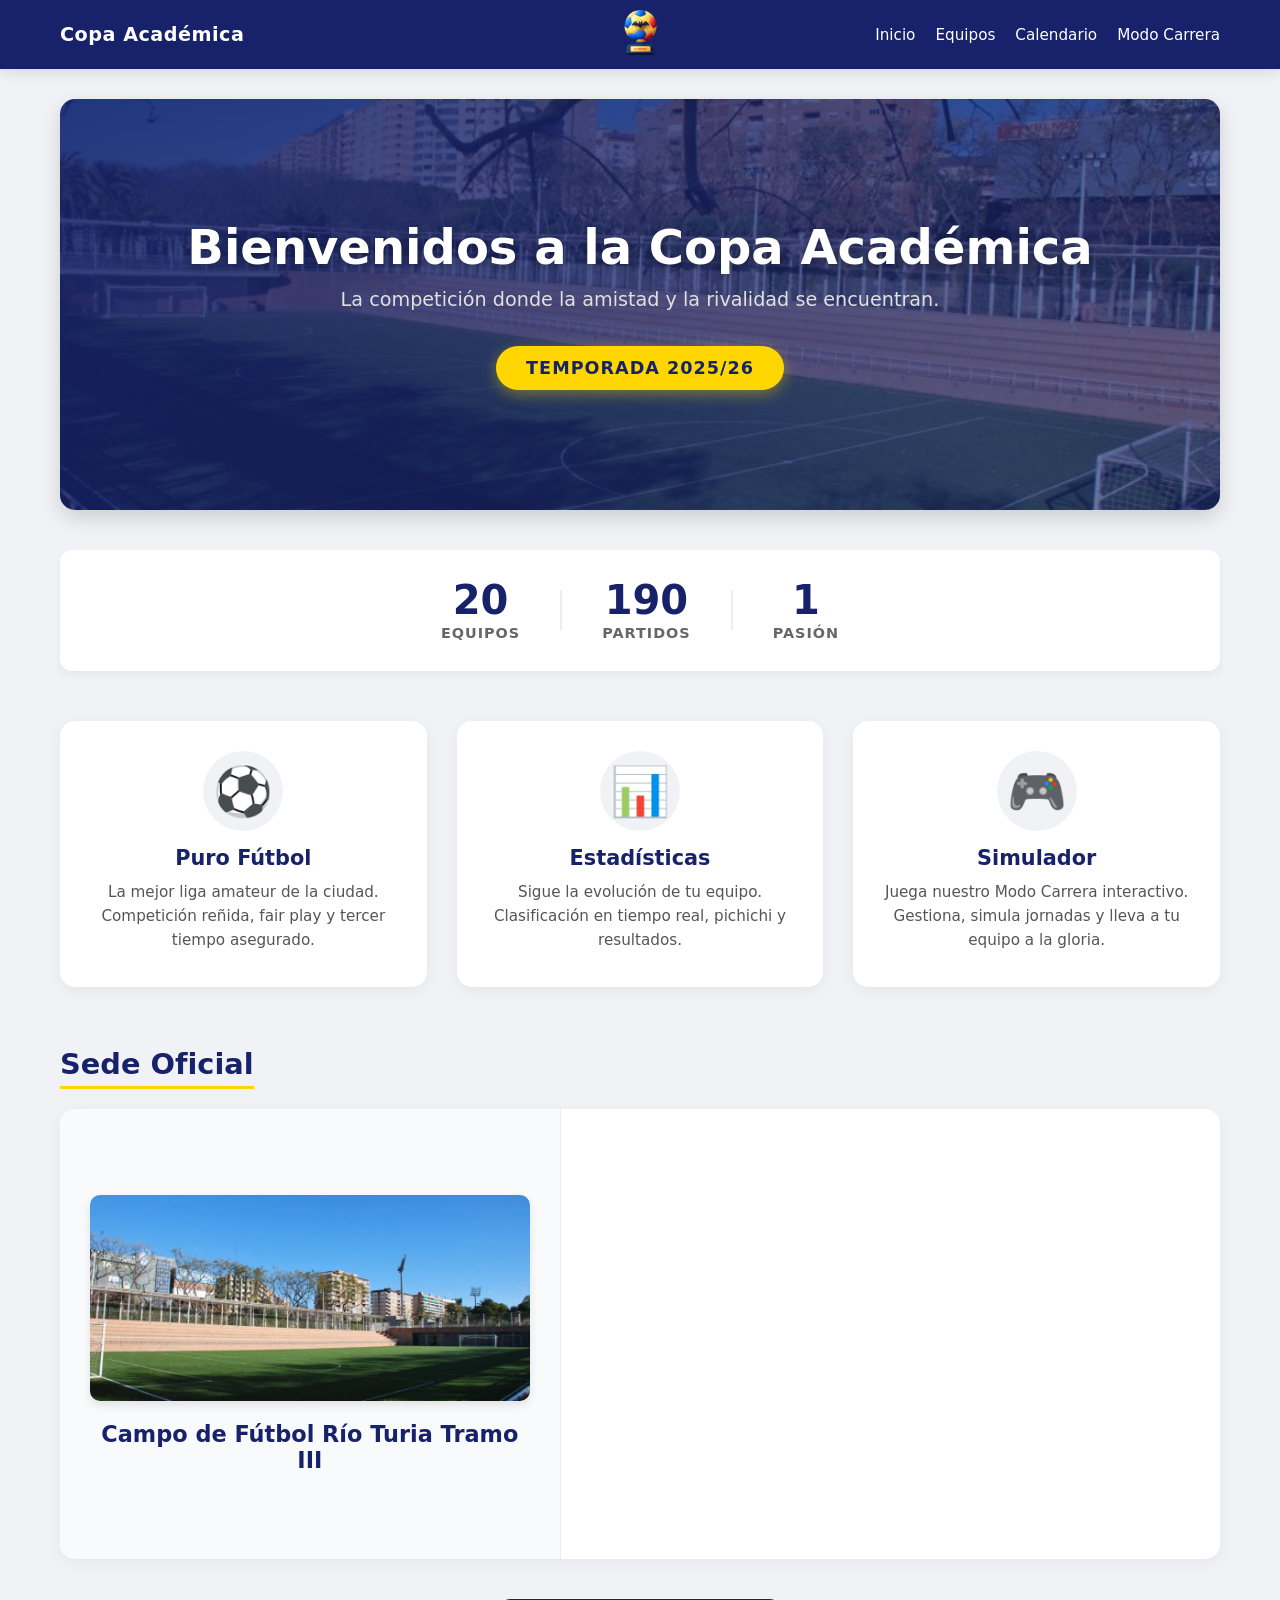
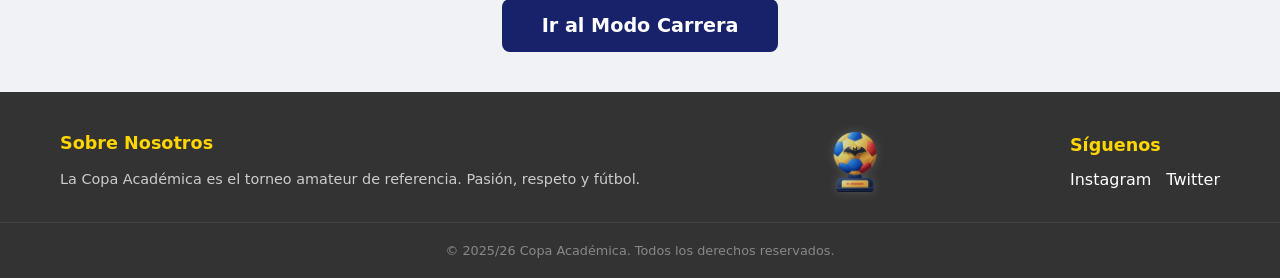
<file: index.html>
<!DOCTYPE html>
<html lang="es">
<head>
    <meta charset="UTF-8">
    <meta name="viewport" content="width=device-width, initial-scale=1.0">
    <title>Copa Académica | Fútbol Amateur</title>
    <link rel="stylesheet" href="CSS/styles.css">
</head>
<body>
    <header class="header">
        <div class="container header-flex">
            <div class="header-left"><span>Copa Académica</span></div>
            <div class="header-center"><div class="logo-container"><img src="Assets/trofeo-1.png" alt="Logo"></div></div>
            <nav class="nav-container">
                <a href="index.html">Inicio</a>
                <a href="equipos.html">Equipos</a>
                <a href="calendario.html">Calendario</a>
                <a href="carrera.html">Modo Carrera</a>
            </nav>
        </div>
    </header>

    <main class="container">
        <section class="hero-banner">
            <h1>Bienvenidos a la Copa Académica</h1>
            <p>La competición donde la amistad y la rivalidad se encuentran.</p>
            <div class="season-badge">Temporada 2025/26</div>
        </section>

        <div class="stats-container">
            <div class="stat-item">
                <span class="stat-number">20</span>
                <span class="stat-label">Equipos</span>
            </div>
            <div class="stat-separator"></div>
            <div class="stat-item">
                <span class="stat-number">190</span>
                <span class="stat-label">Partidos</span>
            </div>
            <div class="stat-separator"></div>
            <div class="stat-item">
                <span class="stat-number">1</span>
                <span class="stat-label">Pasión</span>
            </div>
        </div>

        <section class="features-section">
            <div class="feature-card">
                <div class="feature-icon">⚽</div>
                <h3>Puro Fútbol</h3>
                <p>La mejor liga amateur de la ciudad. Competición reñida, fair play y tercer tiempo asegurado.</p>
            </div>
            <div class="feature-card">
                <div class="feature-icon">📊</div>
                <h3>Estadísticas</h3>
                <p>Sigue la evolución de tu equipo. Clasificación en tiempo real, pichichi y resultados.</p>
            </div>
            <div class="feature-card">
                <div class="feature-icon">🎮</div>
                <h3>Simulador</h3>
                <p>Juega nuestro Modo Carrera interactivo. Gestiona, simula jornadas y lleva a tu equipo a la gloria.</p>
            </div>
        </section>

        <h2 class="titulo-seccion">Sede Oficial</h2>
        <div class="location-container">
            <div class="location-info">
                <img src="Assets/campo1.jpg" alt="Campo Río Turia">
                <p class="location-text">Campo de Fútbol Río Turia Tramo III</p>
            </div>
            
            <div class="location-map">
                <iframe src="https://www.google.com/maps/embed?pb=!1m18!1m12!1m3!1d4094.252791112948!2d-0.40242038266169566!3d39.47583031686488!2m3!1f0!2f0!3f0!3m2!1i1024!2i768!4f13.1!3m3!1m2!1s0xd604f67c3d02cef%3A0xe80473fc0527e3d7!2sEstadio%20del%20Turia%20-%20Tramo%20III!5e1!3m2!1ses!2ses!4v1769085866926!5m2!1ses!2ses" allowfullscreen="" loading="lazy"></iframe>
            </div>
        </div>

        <div style="text-align: center; margin: 40px 0;">
             <a href="carrera.html" class="btn-primary" style="padding: 15px 40px; font-size: 1.2rem;">Ir al Modo Carrera</a>
        </div>
    </main>

    <footer>
        <div class="container footer-content">
            <div class="footer-section">
                <h4>Sobre Nosotros</h4>
                <p>La Copa Académica es el torneo amateur de referencia. Pasión, respeto y fútbol.</p>
            </div>
            
            <div class="footer-logo">
                <img src="Assets/trofeo-1.png" alt="Logo Copa Académica">
            </div>

            <div class="footer-section">
                <h4>Síguenos</h4>
                <div class="social-links">
                    <a href="#" class="social-icon">Instagram</a>
                    <a href="#" class="social-icon">Twitter</a>
                </div>
            </div>
        </div>
        <div class="footer-bottom">
            <p>© 2025/26 Copa Académica. Todos los derechos reservados.</p>
        </div>
    </footer>
</body>
</html>
</file>
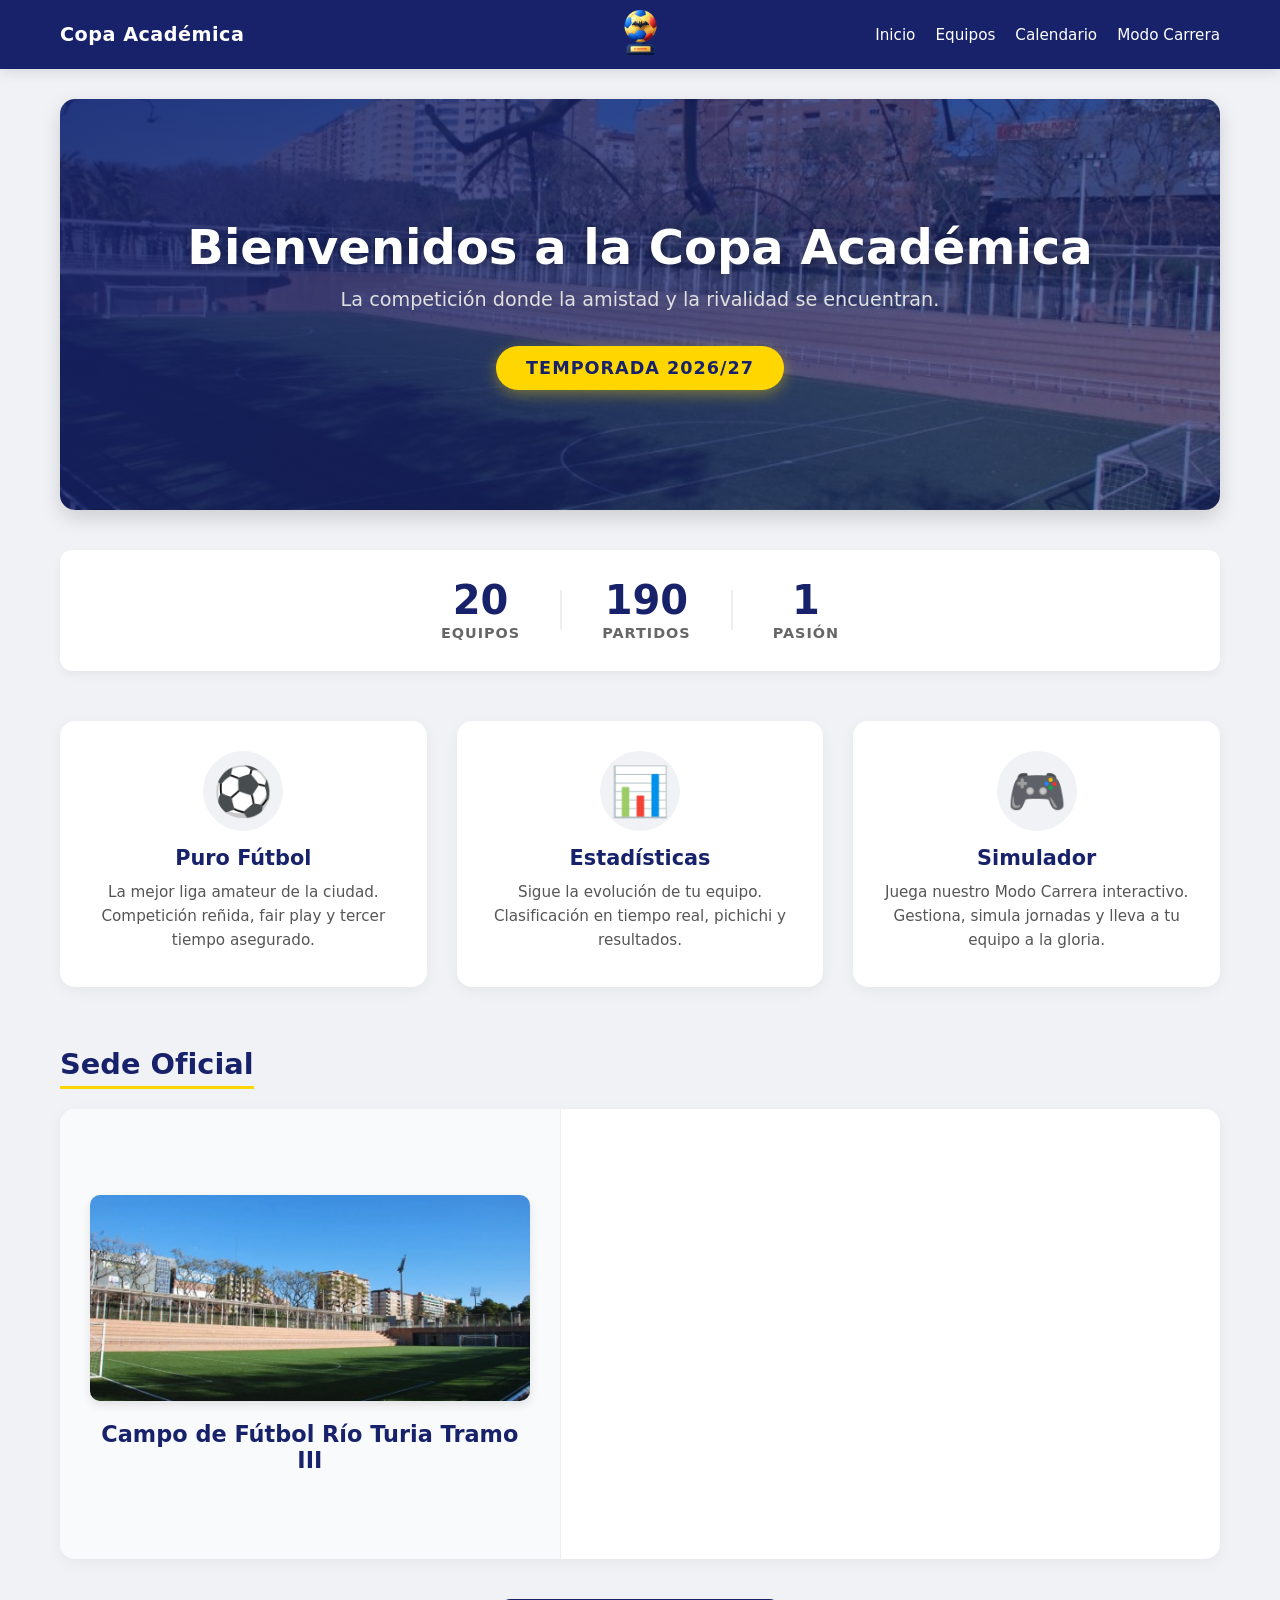
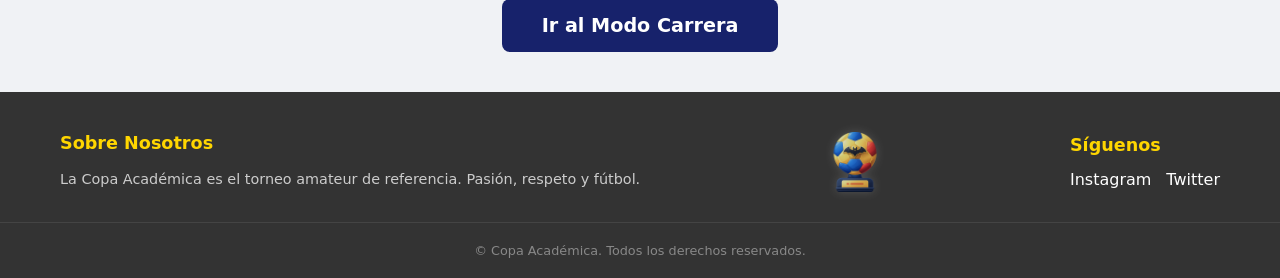
<file: Copa-Academica/index.html>
<!DOCTYPE html>
<html lang="es">
<head>
    <meta charset="UTF-8">
    <meta name="viewport" content="width=device-width, initial-scale=1.0">
    <title>Copa Académica | Fútbol Amateur</title>
    <link rel="stylesheet" href="CSS/styles.css">
</head>
<body>
    <header class="header">
        <div class="container header-flex">
            <div class="header-left"><span>Copa Académica</span></div>
            <div class="header-center"><div class="logo-container"><img src="Assets/trofeo-1.png" alt="Logo"></div></div>
            <nav class="nav-container">
                <a href="index.html">Inicio</a>
                <a href="equipos.html">Equipos</a>
                <a href="calendario.html">Calendario</a>
                <a href="carrera.html">Modo Carrera</a>
            </nav>
        </div>
    </header>

    <main class="container">
        <section class="hero-banner">
            <h1>Bienvenidos a la Copa Académica</h1>
            <p>La competición donde la amistad y la rivalidad se encuentran.</p>
            <div id="season-badge" class="season-badge">Temporada actual</div>
        </section>

        <div class="stats-container">
            <div class="stat-item">
                <span class="stat-number">20</span>
                <span class="stat-label">Equipos</span>
            </div>
            <div class="stat-separator"></div>
            <div class="stat-item">
                <span class="stat-number">190</span>
                <span class="stat-label">Partidos</span>
            </div>
            <div class="stat-separator"></div>
            <div class="stat-item">
                <span class="stat-number">1</span>
                <span class="stat-label">Pasión</span>
            </div>
        </div>

        <section class="features-section">
            <div class="feature-card">
                <div class="feature-icon">⚽</div>
                <h3>Puro Fútbol</h3>
                <p>La mejor liga amateur de la ciudad. Competición reñida, fair play y tercer tiempo asegurado.</p>
            </div>
            <div class="feature-card">
                <div class="feature-icon">📊</div>
                <h3>Estadísticas</h3>
                <p>Sigue la evolución de tu equipo. Clasificación en tiempo real, pichichi y resultados.</p>
            </div>
            <div class="feature-card">
                <div class="feature-icon">🎮</div>
                <h3>Simulador</h3>
                <p>Juega nuestro Modo Carrera interactivo. Gestiona, simula jornadas y lleva a tu equipo a la gloria.</p>
            </div>
        </section>

        <h2 class="titulo-seccion">Sede Oficial</h2>
        <div class="location-container">
            <div class="location-info">
                <img src="Assets/campo1.jpg" alt="Campo Río Turia">
                <p class="location-text">Campo de Fútbol Río Turia Tramo III</p>
            </div>
            
            <div class="location-map">
                <iframe src="https://www.google.com/maps/embed?pb=!1m18!1m12!1m3!1d4094.252791112948!2d-0.40242038266169566!3d39.47583031686488!2m3!1f0!2f0!3f0!3m2!1i1024!2i768!4f13.1!3m3!1m2!1s0xd604f67c3d02cef%3A0xe80473fc0527e3d7!2sEstadio%20del%20Turia%20-%20Tramo%20III!5e1!3m2!1ses!2ses!4v1769085866926!5m2!1ses!2ses" allowfullscreen="" loading="lazy"></iframe>
            </div>
        </div>

        <div style="text-align: center; margin: 40px 0;">
             <a href="carrera.html" class="btn-primary" style="padding: 15px 40px; font-size: 1.2rem;">Ir al Modo Carrera</a>
        </div>
    </main>

    <footer>
        <div class="container footer-content">
            <div class="footer-section">
                <h4>Sobre Nosotros</h4>
                <p>La Copa Académica es el torneo amateur de referencia. Pasión, respeto y fútbol.</p>
            </div>
            
            <div class="footer-logo">
                <img src="Assets/trofeo-1.png" alt="Logo Copa Académica">
            </div>

            <div class="footer-section">
                <h4>Síguenos</h4>
                <div class="social-links">
                    <a href="#" class="social-icon">Instagram</a>
                    <a href="#" class="social-icon">Twitter</a>
                </div>
            </div>
        </div>
        <div class="footer-bottom">
            <p>© Copa Académica. Todos los derechos reservados.</p>
        </div>
    </footer>
</body>
<script src="funciones.js"></script>
<script>
    const temporadaInicio = new Date().getMonth() >= 8 ? new Date().getFullYear() : new Date().getFullYear() - 1;
    document.getElementById("season-badge").innerText = `Temporada ${temporadaInicio}/${String(temporadaInicio + 1).slice(-2)}`;
</script>
</html>
</file>
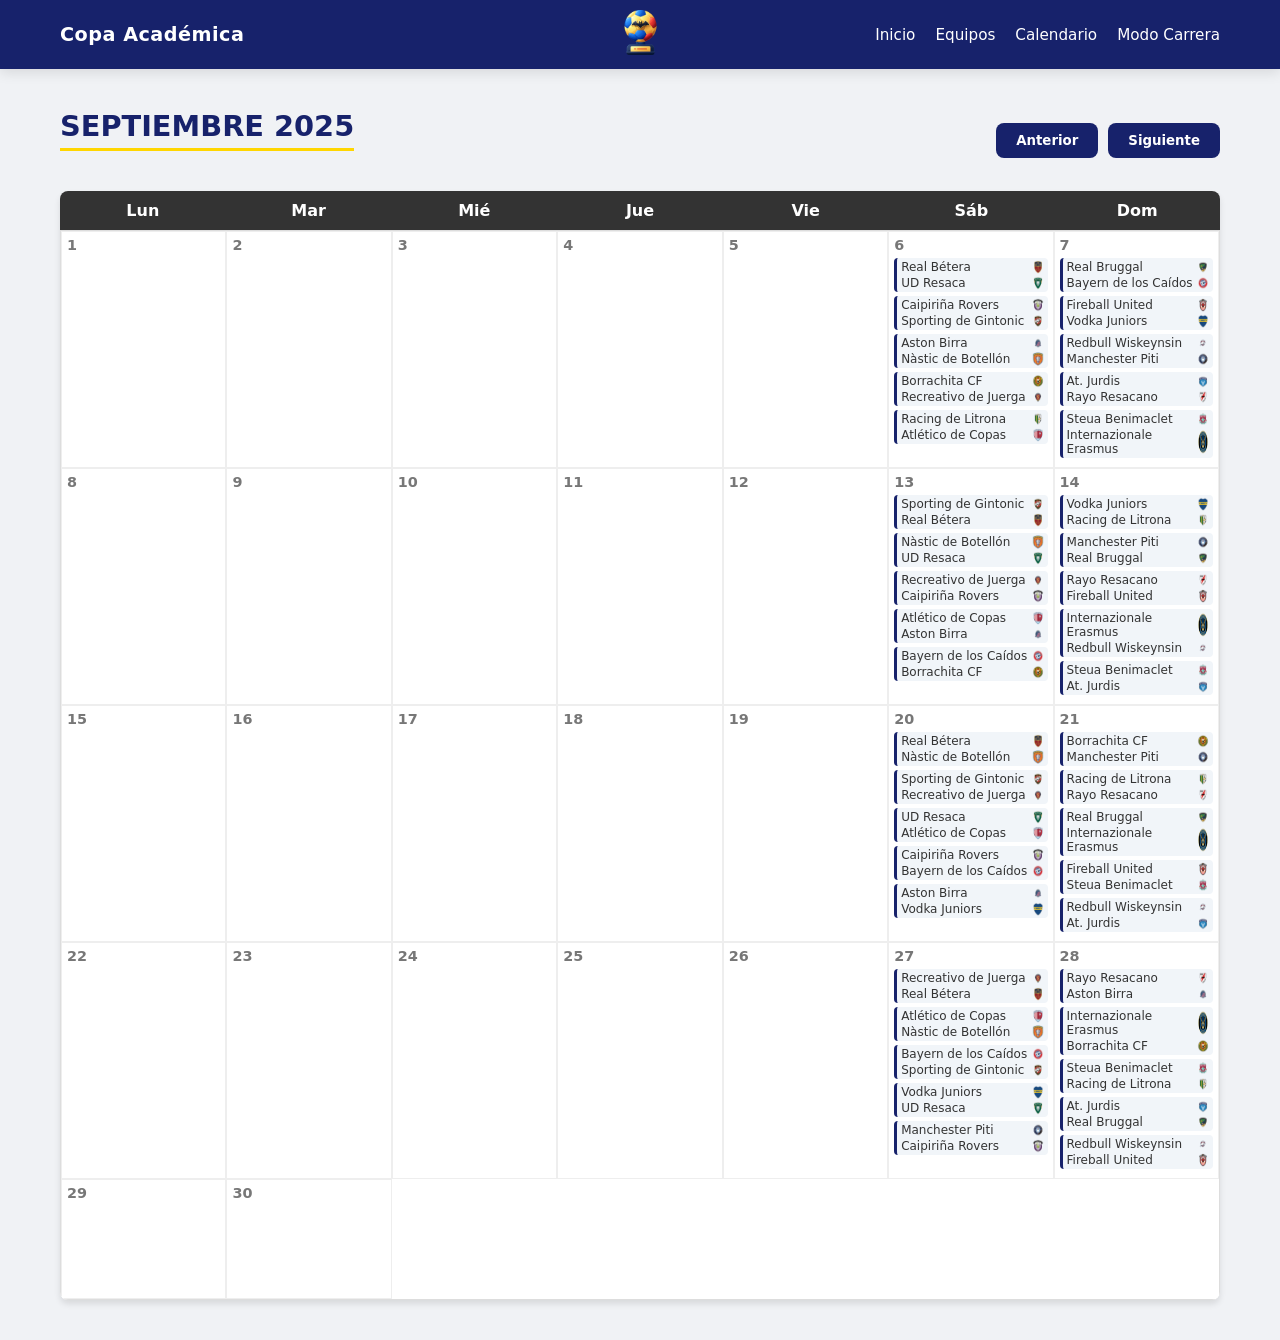
<file: calendario.html>
<!DOCTYPE html>
<html lang="es">
<head>
    <meta charset="UTF-8">
    <title>Calendario | Copa Académica</title>
    <link rel="stylesheet" href="CSS/styles.css">
</head>
<body>
    <header class="header">
        <div class="container header-flex">
            <div class="header-left"><span>Copa Académica</span></div>
            <div class="header-center"><div class="logo-container"><img src="Assets/trofeo-1.png" alt="Logo"></div></div>
            <nav class="nav-container">
                <a href="index.html">Inicio</a>
                <a href="equipos.html">Equipos</a>
                <a href="calendario.html">Calendario</a>
                <a href="carrera.html">Modo Carrera</a>
            </nav>
        </div>
    </header>

    <main class="container">
        <section class="full-table-section">
            <div class="seccion-encabezado-flex">
                <div class="texto-encabezado">
                    <h2 id="mes-anio-titulo" class="titulo-seccion">Calendario Oficial</h2>
                </div>
                <div style="display: flex; gap: 10px;">
                    <button onclick="cambiarMes(-1)" class="btn-simular">Anterior</button>
                    <button onclick="cambiarMes(1)" class="btn-simular">Siguiente</button>
                </div>
            </div>

            <div class="calendario-mensual">
                <div class="dias-semana">
                    <div>Lun</div><div>Mar</div><div>Mié</div><div>Jue</div><div>Vie</div><div>Sáb</div><div>Dom</div>
                </div>
                <div id="calendario-grid-mensual" class="grid-dias"></div>
            </div>
        </section>
    </main>

    <script src="funciones.js"></script>
    <script>
        // Configuración Inicial
        let fechaActual = new Date(2025, 8, 1); // Empezamos en Septiembre 2025
        let calendarioCompleto = []; 

        function generarTemporada() {
            let equipos = [...nombresEquiposBase]; 
            let totalJornadas = equipos.length - 1; 
            let partidos = [];

            // Algoritmo de Berger (Todos contra todos)
            for (let j = 0; j < totalJornadas; j++) {
                // Definimos el Domingo de la jornada (empieza el 7 de sept y suma 7 días cada vez)
                let fechaDomingo = new Date(2025, 8, 7 + (j * 7));
                
                for (let i = 0; i < equipos.length / 2; i++) {
                    let local = equipos[i];
                    let visit = equipos[equipos.length - 1 - i];
                    
                    if (j % 2 === 1) [local, visit] = [visit, local];

                    // TRUCO: Los 5 primeros partidos al Sábado (-1 día), los otros 5 al Domingo
                    let fechaPartido = new Date(fechaDomingo); // Clonamos la fecha base
                    if (i < 5) {
                        fechaPartido.setDate(fechaDomingo.getDate() - 1); // Sábado
                    } else {
                        fechaPartido.setDate(fechaDomingo.getDate());     // Domingo
                    }

                    partidos.push({
                        fecha: fechaPartido, // Ahora cada partido tiene su propia fecha exacta
                        local: local,
                        visit: visit,
                        escL: `Assets/${obtenerNombreEscudo(local)}`,
                        escV: `Assets/${obtenerNombreEscudo(visit)}`
                    });
                }
                
                // Rotación de equipos
                equipos.splice(1, 0, equipos.pop());
            }
            return partidos;
        }

        function cambiarMes(delta) {
            fechaActual.setMonth(fechaActual.getMonth() + delta);
            renderizarCalendario();
        }

        function renderizarCalendario() {
            const grid = document.getElementById('calendario-grid-mensual');
            const titulo = document.getElementById('mes-anio-titulo');
            grid.innerHTML = "";

            const anio = fechaActual.getFullYear();
            const mes = fechaActual.getMonth();
            titulo.innerText = `${new Intl.DateTimeFormat('es-ES', { month: 'long' }).format(fechaActual).toUpperCase()} ${anio}`;

            const primerDia = new Date(anio, mes, 1).getDay(); 
            const diaSemanaInicio = primerDia === 0 ? 6 : primerDia - 1; 
            const diasMes = new Date(anio, mes + 1, 0).getDate();

            for (let i = 0; i < diaSemanaInicio; i++) grid.innerHTML += `<div class="dia-celda fuera-mes"></div>`;

            for (let d = 1; d <= diasMes; d++) {
                // Filtramos partidos que coincidan en día, mes y año exactos
                let partidosHoy = calendarioCompleto.filter(p => 
                    p.fecha.getDate() === d && 
                    p.fecha.getMonth() === mes && 
                    p.fecha.getFullYear() === anio
                );

                let htmlPartidos = partidosHoy.map(p => `
                    <div class="partido-evento">
                        <div style="display:flex; justify-content:space-between; margin-bottom:2px">
                            <span>${p.local}</span> <img src="${p.escL}" style="width:12px">
                        </div>
                        <div style="display:flex; justify-content:space-between">
                            <span>${p.visit}</span> <img src="${p.escV}" style="width:12px">
                        </div>
                    </div>
                `).join('');

                grid.innerHTML += `<div class="dia-celda"><span class="dia-numero">${d}</span>${htmlPartidos}</div>`;
            }
        }

        window.onload = function() {
            calendarioCompleto = generarTemporada();
            renderizarCalendario();
        };
    </script>
</body>
</html>
</file>
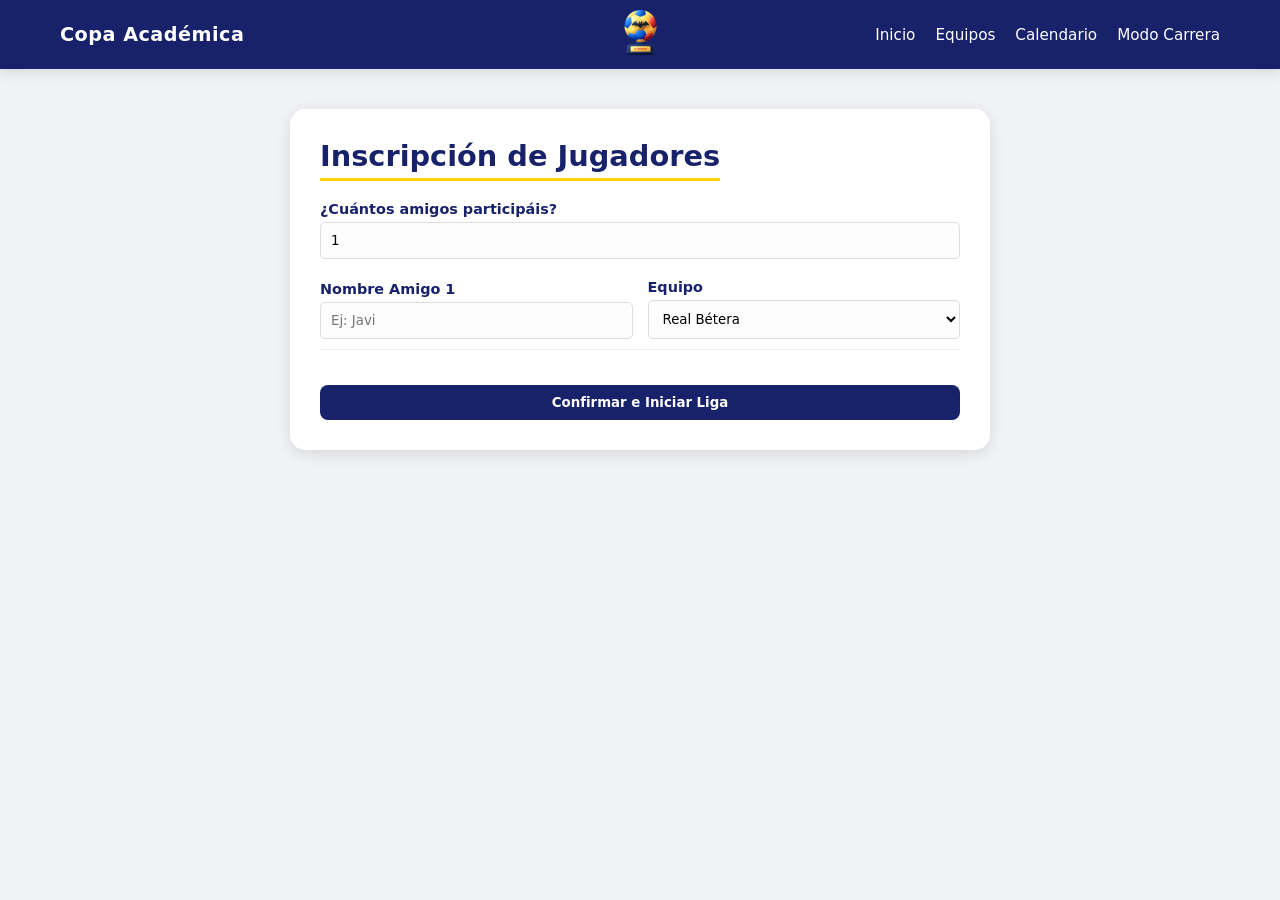
<file: carrera.html>
<!DOCTYPE html>
<html lang="es">
<head>
    <meta charset="UTF-8">
    <meta name="viewport" content="width=device-width, initial-scale=1.0">
    <title>Modo Carrera | Copa Académica</title>
    <link rel="stylesheet" href="CSS/styles.css">
</head>
<body>
    <header class="header">
        <div class="container header-flex">
            <div class="header-left"><span>Copa Académica</span></div>
            <div class="header-center"><div class="logo-container"><img src="Assets/trofeo-1.png" alt="Logo"></div></div>
            <nav class="nav-container">
                <a href="index.html">Inicio</a>
                <a href="equipos.html">Equipos</a>
                <a href="calendario.html">Calendario</a>
                <a href="carrera.html">Modo Carrera</a>
            </nav>
        </div>
    </header>

    <main class="container">
        <section id="setup-section" class="setup-container">
            <h2 class="titulo-seccion">Inscripción de Jugadores</h2>
            <div class="input-group" style="margin-bottom: 20px;">
                <label>¿Cuántos amigos participáis?</label>
                <input type="number" id="num-jugadores" min="1" max="20" value="1" onchange="dibujarFormulario()">
            </div>
            <div id="formulario-jugadores"></div>
            <button class="btn-simular" style="width: 100%; margin-top: 20px;" onclick="validarEIniciar()">Confirmar e Iniciar Liga</button>
        </section>

        <section id="game-section" class="hidden">
            <div class="seccion-encabezado-flex">
                <h2 id="display-jornada" class="titulo-seccion">Jornada 0</h2>
                <div style="display: flex; gap: 10px;">
                    <button class="btn-simular" style="background:#ef4444" onclick="location.reload()">Reset</button>
                    <button id="btn-jornada" class="btn-simular" onclick="simularSiguienteJornada()">Simular Jornada</button>
                </div>
            </div>

            <div class="game-layout">
                <div class="tabla-container">
                    <div class="tabla-header-full"><span>#</span><span>Equipo</span><span>PJ</span><span>G</span><span>E</span><span>P</span><span>Pts</span></div>
                    <ul class="lista-equipos" id="tabla-carrera"></ul>
                </div>
                <aside class="tabla-container" style="padding: 15px;">
                    <h3 style="color: #17226B; border-bottom: 2px solid #FFD600; padding-bottom: 5px;">Pichichi</h3>
                    <ul id="lista-goleadores" class="goleadores-list"></ul>
                </aside>
            </div>

            <div id="panel-resultados" class="resultados-jornada hidden">
                <h3 style="color: #17226B; text-align: center; margin-bottom: 20px; font-weight: bold;">ACTA OFICIAL - JORNADA <span id="num-acta"></span></h3>
                <div id="lista-partidos-detallados"></div>
            </div>
        </section>
    </main>

    <script src="funciones.js"></script>
    <script>
        // Iniciamos solo la lógica de carrera al cargar
        window.onload = inicializarCarrera;
    </script>
</body>
</html>
</file>
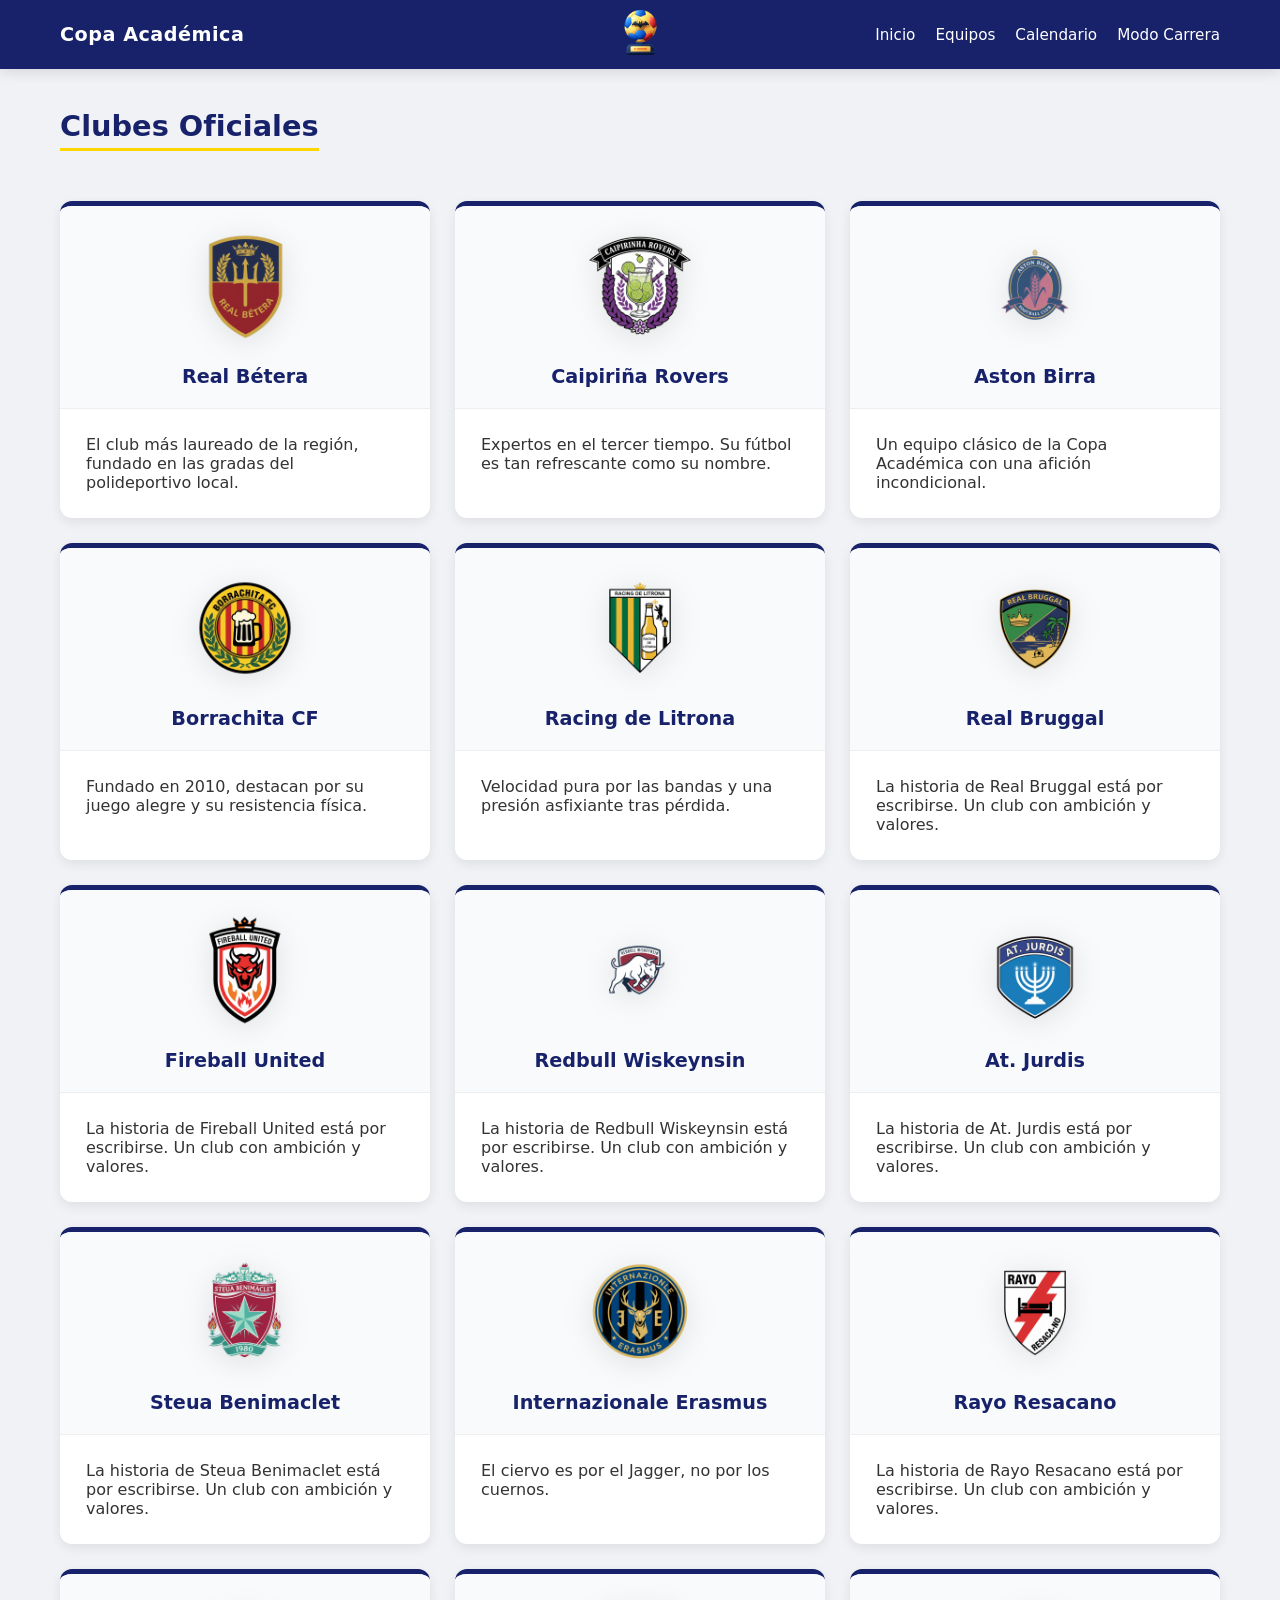
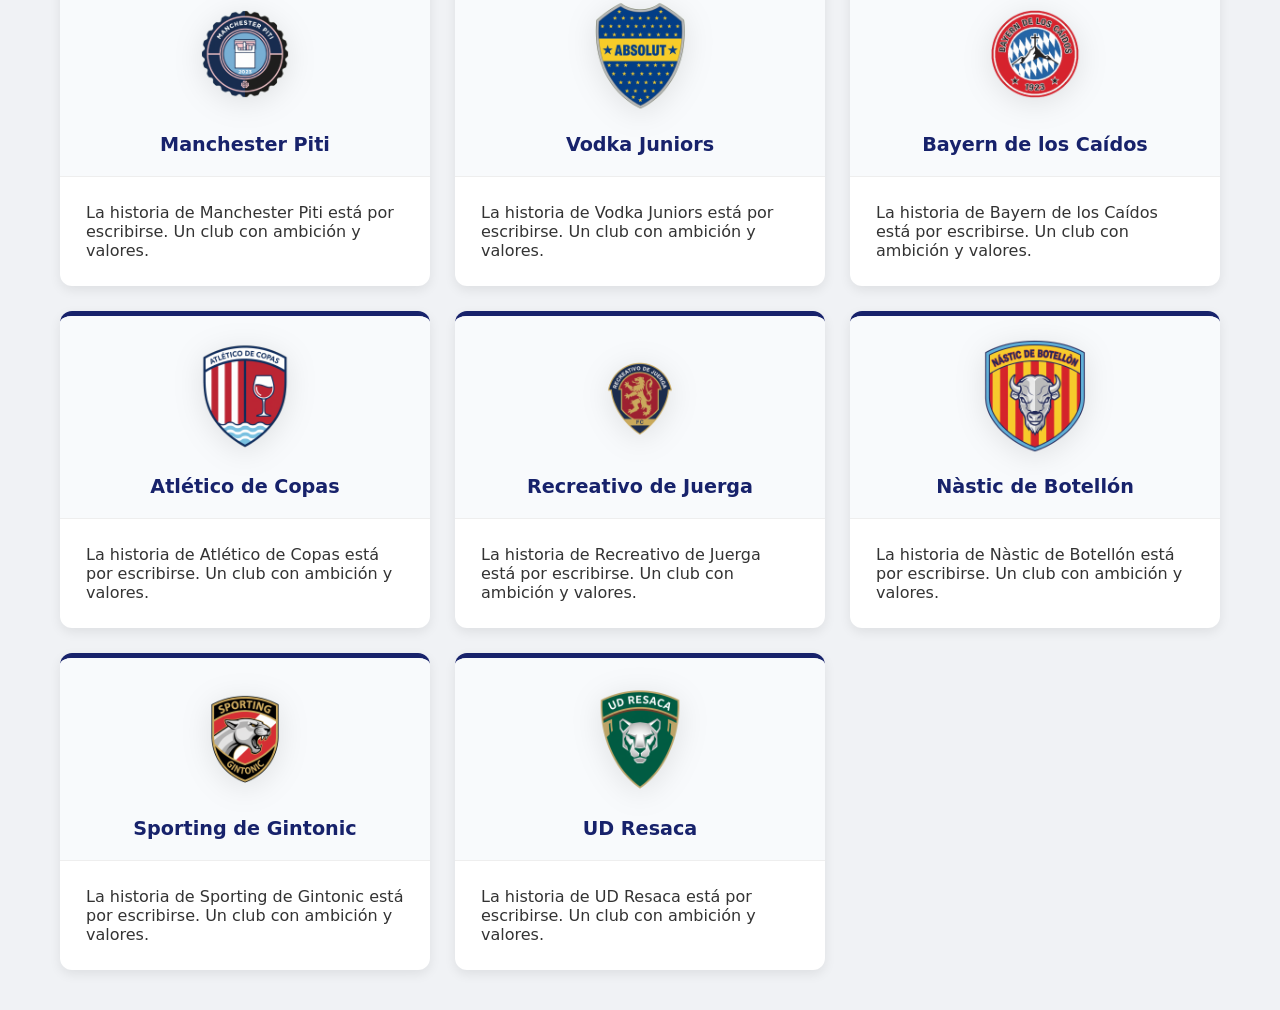
<file: equipos.html>
<!DOCTYPE html>
<html lang="es">
<head>
    <meta charset="UTF-8">
    <title>Equipos | Copa Académica</title>
    <link rel="stylesheet" href="CSS/styles.css">
</head>
<body>
    <header class="header">
        <div class="container header-flex">
            <div class="header-left"><span>Copa Académica</span></div>
            <div class="header-center"><div class="logo-container"><img src="Assets/trofeo-1.png" alt="Logo"></div></div>
            <nav class="nav-container">
                <a href="index.html">Inicio</a>
                <a href="equipos.html">Equipos</a>
                <a href="calendario.html">Calendario</a>
                <a href="carrera.html">Modo Carrera</a>
            </nav>
        </div>
    </header>

    <main class="container">
        <h2 class="titulo-seccion" style="margin-top: 40px;">Clubes Oficiales</h2>
        <div id="grid-equipos" class="equipos-grid"></div>
    </main>

    <script src="funciones.js"></script>
    <script>
        const grid = document.getElementById('grid-equipos');
        
        /* equipos.html */
        nombresEquiposBase.forEach(nombre => {
            const nombreArchivo = obtenerNombreEscudo(nombre);
            
            // Buscamos la historia en nuestro diccionario. 
            // Si no existe, ponemos un texto genérico.
            const descripcion = historiasEquipos[nombre] || `La historia de ${nombre} está por escribirse. Un club con ambición y valores.`;

            grid.innerHTML += `
                <div class="equipo-card">
                    <div class="card-header">
                        <img src="Assets/${nombreArchivo}" onerror="this.src='https://cdn-icons-png.flaticon.com/512/5323/5323982.png'">
                        <h3>${nombre}</h3>
                    </div>
                    <div class="card-body">
                        <p contenteditable="true" class="editable-text">
                            ${descripcion}
                        </p>
                    </div>
                </div>
            `;
        });
    </script>
</body>
</html>
</file>
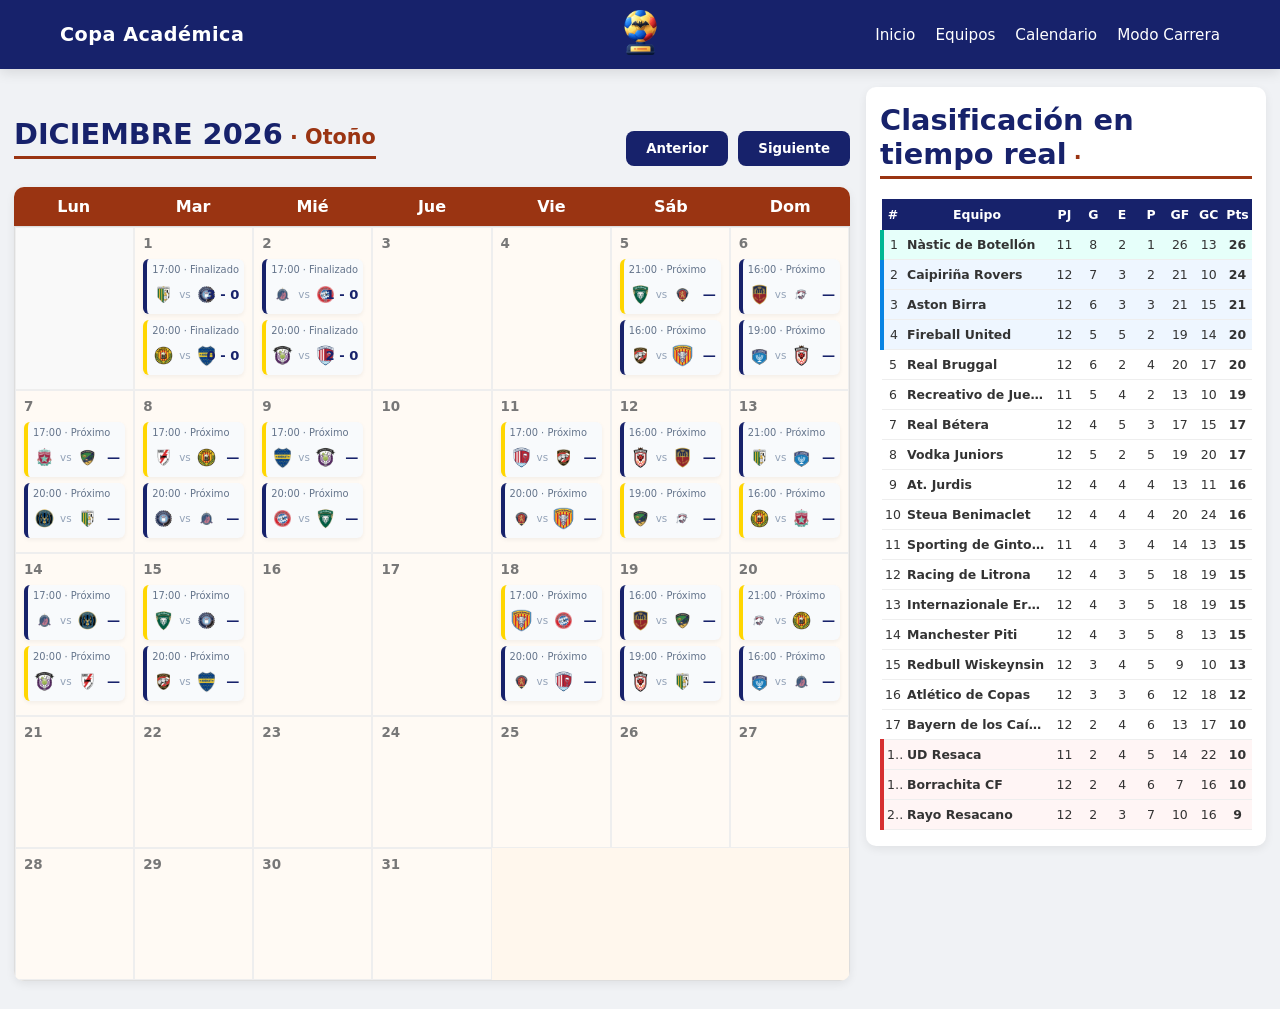
<file: Copa-Academica/calendario.html>
<!DOCTYPE html>
<html lang="es">
<head>
    <meta charset="UTF-8">
    <title>Calendario | Copa Académica</title>
    <link rel="stylesheet" href="CSS/styles.css">
</head>
<body>
    <header class="header">
        <div class="container header-flex">
            <div class="header-left"><span>Copa Académica</span></div>
            <div class="header-center"><div class="logo-container"><img src="Assets/trofeo-1.png" alt="Logo"></div></div>
            <nav class="nav-container">
                <a href="index.html">Inicio</a>
                <a href="equipos.html">Equipos</a>
                <a href="calendario.html">Calendario</a>
                <a href="carrera.html">Modo Carrera</a>
            </nav>
        </div>
    </header>

    <main class="container calendario-main">
        <div class="calendario-layout">
            <section class="full-table-section">
                <div class="seccion-encabezado-flex">
                    <div class="texto-encabezado">
                        <h2 id="mes-anio-titulo" class="titulo-seccion">Calendario Oficial</h2>
                    </div>
                    <div style="display: flex; gap: 10px;">
                        <button onclick="cambiarMes(-1)" class="btn-simular">Anterior</button>
                        <button onclick="cambiarMes(1)" class="btn-simular">Siguiente</button>
                    </div>
                </div>

                <div class="calendario-mensual">
                    <div class="dias-semana">
                        <div>Lun</div><div>Mar</div><div>Mié</div><div>Jue</div><div>Vie</div><div>Sáb</div><div>Dom</div>
                    </div>
                    <div id="calendario-grid-mensual" class="grid-dias"></div>
                </div>
                <div id="detalle-partido" class="detalle-partido hidden"></div>
            </section>

            <section class="clasificacion-section">
                <h2 class="titulo-seccion">Clasificación en tiempo real</h2>
                <div class="tabla-clasificacion-scroll">
                    <table class="tabla-clasificacion">
                        <thead><tr><th>#</th><th>Equipo</th><th>PJ</th><th>G</th><th>E</th><th>P</th><th>GF</th><th>GC</th><th>Pts</th></tr></thead>
                        <tbody id="clasificacion-calendario"></tbody>
                    </table>
                </div>
            </section>
        </div>
    </main>

    <script src="funciones.js"></script>
    <script>
        window.onload = function() {
            window.fechaCalendario = new Date();
            renderizarCalendarioLiga();
        };
    </script>
</body>
</html>
</file>
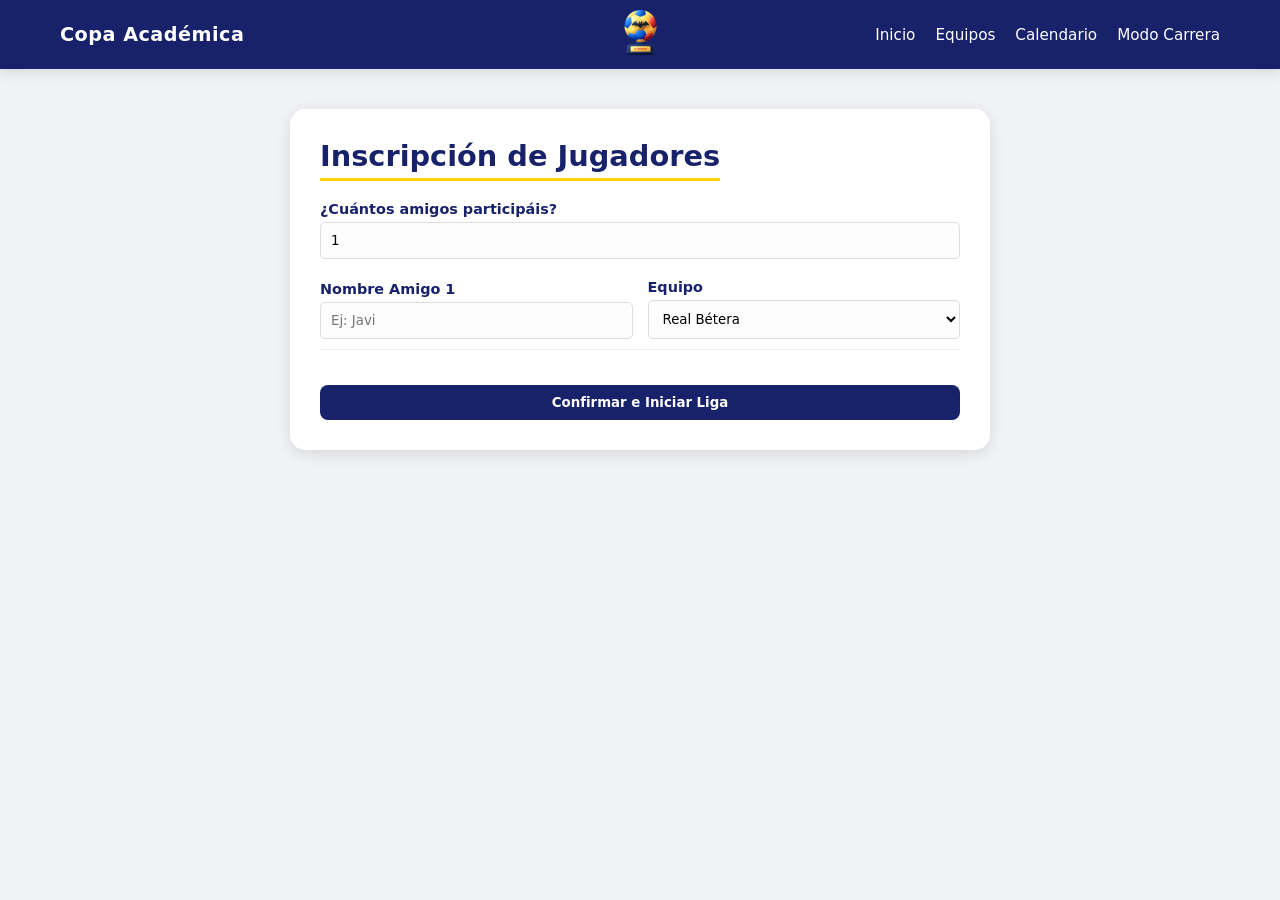
<file: Copa-Academica/carrera.html>
<!DOCTYPE html>
<html lang="es">
<head>
    <meta charset="UTF-8">
    <meta name="viewport" content="width=device-width, initial-scale=1.0">
    <title>Modo Carrera | Copa Académica</title>
    <link rel="stylesheet" href="CSS/styles.css">
</head>
<body>
    <header class="header">
        <div class="container header-flex">
            <div class="header-left"><span>Copa Académica</span></div>
            <div class="header-center"><div class="logo-container"><img src="Assets/trofeo-1.png" alt="Logo"></div></div>
            <nav class="nav-container">
                <a href="index.html">Inicio</a>
                <a href="equipos.html">Equipos</a>
                <a href="calendario.html">Calendario</a>
                <a href="carrera.html">Modo Carrera</a>
            </nav>
        </div>
    </header>

    <main class="container">
        <section id="setup-section" class="setup-container">
            <h2 class="titulo-seccion">Inscripción de Jugadores</h2>
            <div class="input-group" style="margin-bottom: 20px;">
                <label>¿Cuántos amigos participáis?</label>
                <input type="number" id="num-jugadores" min="1" max="20" value="1" onchange="dibujarFormulario()">
            </div>
            <div id="formulario-jugadores"></div>
            <button class="btn-simular" style="width: 100%; margin-top: 20px;" onclick="validarEIniciar()">Confirmar e Iniciar Liga</button>
        </section>

        <section id="game-section" class="hidden">
            <div class="seccion-encabezado-flex">
                <h2 id="display-jornada" class="titulo-seccion">Jornada 0</h2>
                <div style="display: flex; gap: 10px;">
                    <button class="btn-simular" style="background:#ef4444" onclick="location.reload()">Reset</button>
                    <button id="btn-jornada" class="btn-simular" onclick="simularSiguienteJornada()">Simular Jornada</button>
                </div>
            </div>

            <div class="game-layout">
                <div class="tabla-container">
                    <div class="tabla-header-full"><span>#</span><span>Equipo</span><span>PJ</span><span>G</span><span>E</span><span>P</span><span>Pts</span></div>
                    <ul class="lista-equipos" id="tabla-carrera"></ul>
                </div>
                <aside class="tabla-container pichichi-panel">
                    <h3>Pichichi</h3>
                    <ul id="lista-goleadores" class="goleadores-list"></ul>
                </aside>
            </div>

            <details id="panel-resultados" class="resultados-jornada" open>
                <summary>Acta oficial · Jornada <span id="num-acta"></span></summary>
                <div id="lista-partidos-detallados"></div>
            </details>

            <details id="historial-resultados" class="resultados-jornada">
                <summary>Resultados de jornadas anteriores</summary>
                <div class="selector-jornada-anterior">
                    <label for="selector-jornada-anterior">Consultar jornada:</label>
                    <select id="selector-jornada-anterior" onchange="mostrarJornadaAnterior(this.value)">
                        <option value="">Selecciona una jornada</option>
                    </select>
                </div>
                <div id="lista-jornada-anterior"></div>
            </details>

            <details class="estadisticas-carrera tabla-container">
                <summary>Estadísticas de jugadores</summary>
                <p class="texto-ayuda">Los jugadores son los mismos que aparecen en la liga normal y sus estadísticas se actualizan con cada jornada simulada.</p>
                <div class="filtro-estadisticas">
                    <label for="filtro-estadisticas-equipo">Ver estadísticas de:</label>
                    <select id="filtro-estadisticas-equipo" onchange="renderizarEstadisticasCarrera()">
                        <option value="todos">Todos los equipos</option>
                    </select>
                </div>
                <div class="tabla-clasificacion-scroll">
                    <table class="tabla-clasificacion">
                        <thead><tr><th>#</th><th>Jugador</th><th>Equipo</th><th>Partidos</th><th>Goles</th></tr></thead>
                        <tbody id="tabla-estadisticas-carrera"></tbody>
                    </table>
                </div>
                <p id="resumen-final-carrera" class="resumen-final-carrera hidden"></p>
            </details>
        </section>
    </main>

    <script src="funciones.js"></script>
    <script>
        // Iniciamos solo la lógica de carrera al cargar
        window.onload = inicializarCarrera;
    </script>
</body>
</html>
</file>
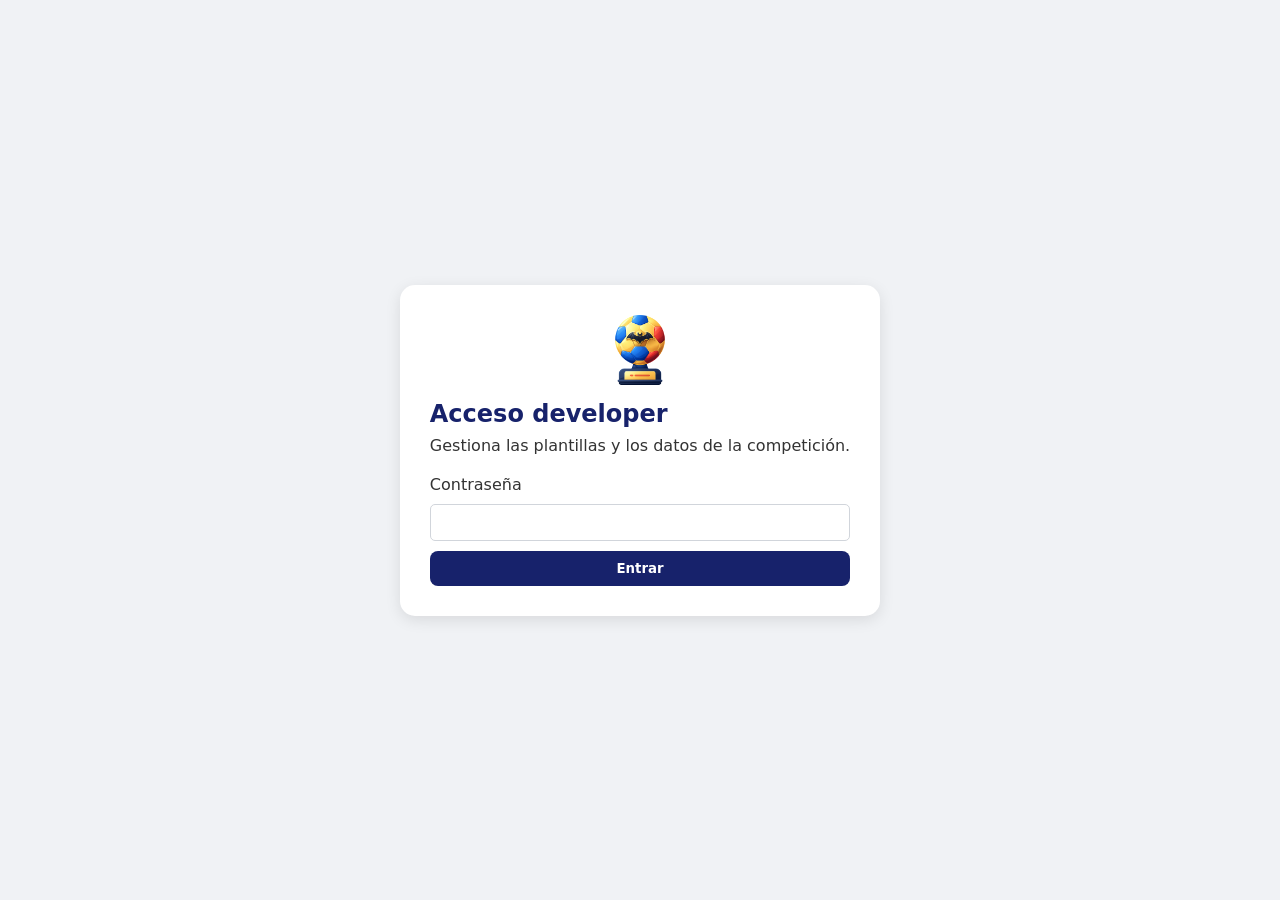
<file: Copa-Academica/developer.html>
<!DOCTYPE html>
<html lang="es">
<head>
    <meta charset="UTF-8">
    <meta name="viewport" content="width=device-width, initial-scale=1.0">
    <title>Acceso developer | Copa Académica</title>
    <link rel="stylesheet" href="CSS/styles.css">
</head>
<body>
    <main class="container login-developer">
        <section class="setup-container">
            <img src="Assets/trofeo-1.png" class="logo-login" alt="Copa Académica">
            <h1>Acceso developer</h1>
            <p>Gestiona las plantillas y los datos de la competición.</p>
            <form id="developer-login">
                <label for="developer-password">Contraseña</label>
                <input id="developer-password" type="password" autocomplete="current-password" required>
                <button class="btn-primary" type="submit">Entrar</button>
                <p id="login-error" class="login-error hidden">La contraseña no es válida.</p>
            </form>
        </section>
    </main>
    <script src="funciones.js"></script>
    <script>
        document.getElementById("developer-login").addEventListener("submit", function (evento) {
            evento.preventDefault();
            const password = document.getElementById("developer-password").value;
            if (password !== "developer") {
                document.getElementById("login-error").classList.remove("hidden");
                return;
            }
            sessionStorage.setItem(CLAVE_DEVELOPER, "true");
            window.location.href = "equipos.html?modo=developer";
        });
    </script>
</body>
</html>
</file>
<file: CSS/styles.css>
/* ==========================================================================
   1. CONFIGURACIÓN BASE Y RESET
   ========================================================================== */
* {
    margin: 0;
    padding: 0;
    box-sizing: border-box;
    font-family: 'Segoe UI', system-ui, sans-serif;
}

body {
    background-color: #f0f2f5;
    color: #333;
    min-height: 100vh;
    display: flex;
    flex-direction: column;
}

.container {
    max-width: 1200px;
    margin: 0 auto;
    padding: 0 20px;
    width: 100%;
}

/* Títulos Generales */
.titulo-seccion {
    color: #17226B;
    border-bottom: 3px solid #FFD600;
    display: inline-block;
    padding-bottom: 5px;
    margin-bottom: 20px;
    font-size: 1.8rem;
}

/* Botones Generales */
.btn-simular, .btn-primary, .btn-secondary {
    padding: 10px 20px;
    border-radius: 8px;
    border: none;
    cursor: pointer;
    font-weight: bold;
    transition: 0.3s;
    text-decoration: none;
    display: inline-block;
    text-align: center;
}

.btn-simular, .btn-primary {
    background-color: #17226B;
    color: white;
}
.btn-simular:hover, .btn-primary:hover {
    background-color: #2a3b9e;
}

.btn-secondary {
    background-color: transparent;
    border: 2px solid #17226B;
    color: #17226B;
}
.btn-secondary:hover {
    background-color: #17226B;
    color: white;
}

/* ==========================================================================
   2. HEADER
   ========================================================================== */
.header {
    background-color: #17226B;
    padding: 10px 0;
    color: white;
    position: sticky;
    top: 0;
    z-index: 1000;
    box-shadow: 0 4px 12px rgba(0,0,0,0.1);
}

.header-flex { display: flex; justify-content: space-between; align-items: center; }
.header-left, .header-center, .nav-container { flex: 1; }
.header-left { font-weight: bold; font-size: 1.2rem; letter-spacing: 0.5px; }
.header-center { display: flex; justify-content: center; }
.logo-container img { height: 45px; width: auto; transition: transform 0.3s; }
.logo-container img:hover { transform: scale(1.1); }
.nav-container { display: flex; justify-content: flex-end; gap: 20px; }
.nav-container a { color: white; text-decoration: none; font-weight: 500; font-size: 0.95rem; position: relative; padding: 5px 0; }
.nav-container a::after { content: ''; position: absolute; width: 0; height: 2px; bottom: 0; left: 0; background-color: #FFD600; transition: width 0.3s; }
.nav-container a:hover::after { width: 100%; }

/* ==========================================================================
   3. INDEX.HTML (NUEVO: HERO BANNER + UBICACIÓN)
   ========================================================================== */

/* NUEVO: Banner con degradado e imagen de fondo */
.hero-banner {
    background: linear-gradient(135deg, rgba(23, 34, 107, 0.85), rgba(23, 34, 107, 0.6)), url('../Assets/campo2.jpg');
    
    background-size: cover;      /* Hace que la foto cubra todo el banner sin deformarse */
    background-position: center; /* Centra la foto para que se vea lo importante */
    background-repeat: no-repeat; /* Evita que se repita como un mosaico */
    
    /* El resto de estilos para darle tamaño y forma */
    border-radius: 15px;
    padding: 120px 20px; 
    margin-top: 30px;
    margin-bottom: 40px;
    text-align: center;
    color: white;
    box-shadow: 0 8px 20px rgba(0,0,0,0.15);
    display: flex;
    flex-direction: column;
    justify-content: center;
    align-items: center;
    position: relative; /* Necesario para que todo se quede en su sitio */
}

/* AÑADIR ESTA NUEVA CLASE (El botón amarillo) */
.season-badge {
    background-color: #FFD600; /* Amarillo del proyecto */
    color: #17226B;            /* Azul del proyecto para el texto */
    padding: 12px 30px;
    border-radius: 50px;       /* Bordes redondeados tipo pastilla */
    font-weight: bold;
    font-size: 1.1rem;
    margin-top: 30px;          /* Separación del texto de arriba */
    text-transform: uppercase;
    letter-spacing: 1px;
    box-shadow: 0 4px 15px rgba(255, 214, 0, 0.4); /* Sombra amarilla brillante */
    display: inline-block;
    cursor: default;           /* Cursor normal porque es informativo */
}

.hero-banner h1 {
    font-size: 3rem;
    margin-bottom: 10px;
    text-shadow: 0 2px 10px rgba(0,0,0,0.3);
}

.hero-banner p {
    font-size: 1.2rem;
    max-width: 600px;
    line-height: 1.6;
    color: #e0e0e0;
}

/* Sección Mapa y Ubicación */
.location-container {
    display: flex;
    background: white;
    border-radius: 15px;
    overflow: hidden;
    box-shadow: 0 4px 15px rgba(0,0,0,0.05);
    margin-bottom: 40px;
    min-height: 450px;
    flex-wrap: wrap;
}

.location-info {
    flex: 1;
    min-width: 300px;
    padding: 30px;
    display: flex;
    flex-direction: column;
    align-items: center;
    justify-content: center;
    background-color: #f8fafc;
    border-right: 1px solid #eee;
}

.location-info img {
    width: 100%;
    max-width: 100%;
    height: auto;
    max-height: 300px;
    object-fit: cover;
    border-radius: 10px;
    box-shadow: 0 4px 10px rgba(0,0,0,0.1);
    margin-bottom: 20px;
}

.location-text {
    font-size: 1.4rem;
    font-weight: bold;
    color: #17226B;
    text-align: center;
}

.location-map {
    flex: 1.5;
    min-width: 300px;
    position: relative;
}

.location-map iframe {
    width: 100%;
    height: 100%;
    border: none;
    min-height: 300px;
}

/* ==========================================================================
   4. EQUIPOS.HTML
   ========================================================================== */
.equipos-grid {
    display: grid;
    grid-template-columns: repeat(auto-fill, minmax(280px, 1fr));
    gap: 25px;
    margin-top: 30px;
    padding-bottom: 40px;
}
.equipo-card {
    background: white; border-radius: 12px; overflow: hidden;
    box-shadow: 0 4px 12px rgba(0,0,0,0.08); transition: transform 0.3s; border-top: 5px solid #17226B;
}
.equipo-card:hover { transform: translateY(-5px); }
.card-header { padding: 20px; text-align: center; background: #f8fafc; border-bottom: 1px solid #eee; }
.card-header img { width: 80px; height: 80px; object-fit: contain; margin-bottom: 10px; }
.card-header h3 { color: #17226B; margin: 0; font-size: 1.2rem; }
.card-body { padding: 20px; }
.editable-text { outline: none; border: 1px dashed transparent; padding: 5px; border-radius: 4px; }
.editable-text:focus { border-color: #ccc; background: #fffbe6; }

/* ==========================================================================
   5. CARRERA.HTML
   ========================================================================== */
.setup-container { background: white; padding: 30px; border-radius: 15px; box-shadow: 0 4px 15px rgba(0,0,0,0.1); max-width: 700px; margin: 40px auto; }
.jugador-row { display: grid; grid-template-columns: 1fr 1fr; gap: 15px; margin-bottom: 15px; align-items: end; border-bottom: 1px solid #eee; padding-bottom: 10px; }
.input-group { display: flex; flex-direction: column; }
.input-group label { font-weight: bold; margin-bottom: 5px; color: #17226B; font-size: 0.9rem; }
.input-group input, .input-group select { padding: 10px; border: 1px solid #ddd; border-radius: 5px; background: #fdfdfd; }
.hidden { display: none; }
.seccion-encabezado-flex { display: flex; justify-content: space-between; align-items: center; margin-top: 30px; }
.game-layout { display: grid; grid-template-columns: 2fr 1fr; gap: 20px; margin-top: 20px; }
.tabla-container { background: white; border-radius: 12px; box-shadow: 0 4px 12px rgba(0,0,0,0.05); overflow: hidden; }
.tabla-header-full { display: grid; grid-template-columns: 40px 1fr 40px 40px 40px 40px 50px; padding: 15px; background: #17226B; color: white; font-weight: bold; text-align: center; }
.tabla-header-full span:nth-child(2) { text-align: left; padding-left: 10px; }
.lista-equipos { list-style: none; padding: 0; }
.equipo { display: grid; grid-template-columns: 40px 1fr 40px 40px 40px 40px 50px; padding: 12px 15px; align-items: center; border-bottom: 1px solid #f0f0f0; text-align: center; }
.equipo-info { display: flex; align-items: center; gap: 10px; text-align: left; padding-left: 10px; }
.img-escudo { width: 25px; height: 25px; object-fit: contain; }
.nombre { font-weight: 600; color: #333; }
.pts { font-weight: bold; color: #17226B; }
.lider { background-color: #e6fffa; border-left: 4px solid #00b894; }
.champions { border-left: 4px solid #0984e3; }
.descenso { border-left: 4px solid #d63031; background-color: #fff5f5; }
.badge-user { background: #FFD600; color: #17226B; padding: 2px 6px; border-radius: 4px; font-size: 0.7rem; font-weight: bold; margin-left: 5px; }
.resultados-jornada { background: #fff; border-radius: 12px; padding: 20px; margin-top: 25px; border: 1px solid #ddd; }
.partido-detallado { border-bottom: 2px solid #f0f0f0; padding: 25px 0; }
.marcador-contenedor { display: flex; align-items: center; justify-content: center; gap: 20px; margin-bottom: 15px; }
.equipo-bloque { flex: 1; display: flex; align-items: center; gap: 10px; font-weight: bold; color: #17226B; font-size: 1.1rem; }
.equipo-bloque.local { justify-content: flex-end; text-align: right; }
.equipo-bloque.visitante { justify-content: flex-start; text-align: left; }
.score-box { background: #17226B; color: white; padding: 5px 15px; border-radius: 6px; font-size: 1.4rem; min-width: 50px; text-align: center; box-shadow: 0 3px 6px rgba(0,0,0,0.2); }
.escudo-marcador { width: 35px; height: 35px; object-fit: contain; }
.separador-marcador { font-size: 1.2rem; font-weight: bold; color: #ccc; }
.eventos-container { display: grid; grid-template-columns: 1fr 1fr; gap: 40px; }
.col-goles { display: flex; flex-direction: column; gap: 8px; font-size: 0.85rem; }
.gol-local { text-align: right; border-right: 3px solid #3b82f6; padding-right: 15px; }
.gol-visitante { text-align: left; border-left: 3px solid #ef4444; padding-left: 15px; }
.goleadores-list { list-style: none; padding: 0; }
.goleador-item { display: flex; justify-content: space-between; padding: 10px; border-bottom: 1px solid #eee; align-items: center; }
.loading { opacity: 0.5; pointer-events: none; transition: 0.3s; }

/* ==========================================================================
   6. CALENDARIO.HTML
   ========================================================================== */
.full-table-section { margin-bottom: 40px; margin-top: 40px; }
.calendario-mensual { background: white; border-radius: 8px; overflow: hidden; box-shadow: 0 4px 6px rgba(0,0,0,0.1); margin-top: 20px; }
.dias-semana { display: grid; grid-template-columns: repeat(7, 1fr); background: #333; color: white; text-align: center; padding: 10px 0; font-weight: bold; }
.grid-dias { display: grid; grid-template-columns: repeat(7, 1fr); border: 1px solid #ddd; }
.dia-celda { min-height: 120px; border: 1px solid #eee; padding: 5px; font-size: 0.9rem; background: white; }
.dia-numero { font-weight: bold; color: #777; margin-bottom: 5px; display: block; }
.partido-evento { cursor: pointer; transition: 0.2s; margin-bottom: 4px; padding: 2px 4px; background: #f1f5f9; border-radius: 4px; font-size: 0.75rem; border-left: 3px solid #17226B; }
.partido-evento:hover { background: #bbdefb; }
.fuera-mes { background: #f9f9f9; }

/* ==========================================================================
   7. FOOTER
   ========================================================================== */
footer {
    background-color: #333;
    color: white;
    margin-top: auto;
    padding: 40px 0 20px;
}

.footer-content {
    display: flex;
    justify-content: space-between;
    align-items: center; /* Alineado verticalmente */
    margin-bottom: 30px;
    flex-wrap: wrap;
    gap: 20px;
}

.footer-section h4 {
    color: #FFD600;
    margin-bottom: 15px;
    font-size: 1.1rem;
}

.footer-section p { color: #ccc; font-size: 0.9rem; line-height: 1.6; }

.social-links { display: flex; gap: 15px; }
.social-icon { color: white; text-decoration: none; transition: color 0.3s; }
.social-icon:hover { color: #FFD600; }

/* NUEVO: Logo en el Footer */
.footer-logo {
    display: flex;
    justify-content: center;
    align-items: center;
}
.footer-logo img {
    height: 60px; /* Tamaño del logo en footer */
    width: auto;
    filter: drop-shadow(0 0 5px rgba(255, 255, 255, 0.2));
    opacity: 0.8;
    transition: 0.3s;
}
.footer-logo img:hover { opacity: 1; transform: scale(1.05); }

.footer-bottom {
    text-align: center;
    border-top: 1px solid #444;
    padding-top: 20px;
    font-size: 0.8rem;
    color: #888;
}

/* ==========================================================================
   8. RESPONSIVE
   ========================================================================== */
@media (max-width: 768px) {
    .header-flex { flex-direction: column; gap: 10px; }
    .nav-container { justify-content: center; width: 100%; }
    .hero-banner h1 { font-size: 2rem; }
    .location-container { flex-direction: column; }
    .location-map { min-height: 300px; }
    .dias-semana, .grid-dias { grid-template-columns: repeat(1, 1fr); }
    .dia-celda { min-height: auto; padding: 15px; }
    .game-layout { grid-template-columns: 1fr; }
}

/* ==========================================================================
   NUEVAS SECCIONES INDEX (ESTADÍSTICAS Y CARACTERÍSTICAS)
   ========================================================================== */

/* 1. BARRA DE NÚMEROS */
.stats-container {
    display: flex;
    justify-content: center;
    align-items: center;
    background-color: white;
    padding: 30px;
    border-radius: 12px;
    box-shadow: 0 4px 10px rgba(0,0,0,0.05);
    margin-bottom: 50px;
    gap: 40px;
    flex-wrap: wrap; /* Para móviles */
}

.stat-item {
    text-align: center;
    display: flex;
    flex-direction: column;
}

.stat-number {
    font-size: 2.5rem;
    font-weight: 800;
    color: #17226B;
    line-height: 1;
}

.stat-label {
    font-size: 0.9rem;
    color: #666;
    text-transform: uppercase;
    letter-spacing: 1px;
    margin-top: 5px;
    font-weight: bold;
}

.stat-separator {
    width: 2px;
    height: 40px;
    background-color: #eee;
    display: block;
}

/* 2. GRID DE CARACTERÍSTICAS */
.features-section {
    display: grid;
    grid-template-columns: repeat(auto-fit, minmax(280px, 1fr));
    gap: 30px;
    margin-bottom: 60px;
}

.feature-card {
    background: white;
    padding: 30px;
    border-radius: 15px;
    box-shadow: 0 4px 15px rgba(0,0,0,0.05);
    text-align: center;
    transition: transform 0.3s, box-shadow 0.3s;
    border-bottom: 4px solid transparent;
}

.feature-card:hover {
    transform: translateY(-5px);
    box-shadow: 0 8px 25px rgba(0,0,0,0.1);
    border-bottom: 4px solid #FFD600; /* Detalle amarillo al pasar el ratón */
}

.feature-icon {
    font-size: 3rem;
    margin-bottom: 15px;
    background: #f0f2f5;
    width: 80px;
    height: 80px;
    line-height: 80px;
    border-radius: 50%;
    margin-left: auto;
    margin-right: auto;
}

.feature-card h3 {
    color: #17226B;
    margin-bottom: 10px;
    font-size: 1.3rem;
}

.feature-card p {
    color: #555;
    line-height: 1.6;
    font-size: 0.95rem;
}

/* RESPONSIVE PARA MÓVILES */
@media (max-width: 768px) {
    .stats-container { gap: 20px; }
    .stat-separator { display: none; } /* Ocultamos las líneas en móvil */
    .stat-item { width: 100%; margin-bottom: 15px; border-bottom: 1px solid #eee; padding-bottom: 15px; }
    .stat-item:last-child { border-bottom: none; }
}

/* Ajuste para que los escudos se vean uniformes */
.card-header img {
    width: 120px;
    height: 120px;
    object-fit: contain;
    margin-bottom: 15px;
    filter: drop-shadow(0 5px 15px rgba(0,0,0,0.1));
}
</file>
<file: Copa-Academica/CSS/styles.css>
/* ==========================================================================
   1. CONFIGURACIÓN BASE Y RESET
   ========================================================================== */
* {
    margin: 0;
    padding: 0;
    box-sizing: border-box;
    font-family: 'Segoe UI', system-ui, sans-serif;
}

body {
    background-color: #f0f2f5;
    color: #333;
    min-height: 100vh;
    display: flex;
    flex-direction: column;
}

.container {
    max-width: 1200px;
    margin: 0 auto;
    padding: 0 20px;
    width: 100%;
}

/* Títulos Generales */
.titulo-seccion {
    color: #17226B;
    border-bottom: 3px solid #FFD600;
    display: inline-block;
    padding-bottom: 5px;
    margin-bottom: 20px;
    font-size: 1.8rem;
}

/* Botones Generales */
.btn-simular, .btn-primary, .btn-secondary {
    padding: 10px 20px;
    border-radius: 8px;
    border: none;
    cursor: pointer;
    font-weight: bold;
    transition: 0.3s;
    text-decoration: none;
    display: inline-block;
    text-align: center;
}

.btn-simular, .btn-primary {
    background-color: #17226B;
    color: white;
}
.btn-simular:hover, .btn-primary:hover {
    background-color: #2a3b9e;
}

.btn-secondary {
    background-color: transparent;
    border: 2px solid #17226B;
    color: #17226B;
}
.btn-secondary:hover {
    background-color: #17226B;
    color: white;
}

/* ==========================================================================
   2. HEADER
   ========================================================================== */
.header {
    background-color: #17226B;
    padding: 10px 0;
    color: white;
    position: sticky;
    top: 0;
    z-index: 1000;
    box-shadow: 0 4px 12px rgba(0,0,0,0.1);
}

.header-flex { display: flex; justify-content: space-between; align-items: center; }
.header-left, .header-center, .nav-container { flex: 1; }
.header-left { font-weight: bold; font-size: 1.2rem; letter-spacing: 0.5px; }
.header-center { display: flex; justify-content: center; }
.logo-container img { height: 45px; width: auto; transition: transform 0.3s; }
.logo-container img:hover { transform: scale(1.1); }
.nav-container { display: flex; justify-content: flex-end; gap: 20px; }
.nav-container a { color: white; text-decoration: none; font-weight: 500; font-size: 0.95rem; position: relative; padding: 5px 0; }
.nav-container a::after { content: ''; position: absolute; width: 0; height: 2px; bottom: 0; left: 0; background-color: #FFD600; transition: width 0.3s; }
.nav-container a:hover::after { width: 100%; }

/* ==========================================================================
   3. INDEX.HTML (HERO BANNER + UBICACIÓN)
   ========================================================================== */
.hero-banner {
    background: linear-gradient(135deg, rgba(23, 34, 107, 0.85), rgba(23, 34, 107, 0.6)), url('../Assets/campo2.jpg');
    background-size: cover;
    background-position: center;
    background-repeat: no-repeat;
    border-radius: 15px;
    padding: 120px 20px; 
    margin-top: 30px;
    margin-bottom: 40px;
    text-align: center;
    color: white;
    box-shadow: 0 8px 20px rgba(0,0,0,0.15);
    display: flex;
    flex-direction: column;
    justify-content: center;
    align-items: center;
    position: relative;
}

.season-badge {
    background-color: #FFD600;
    color: #17226B;
    padding: 12px 30px;
    border-radius: 50px;
    font-weight: bold;
    font-size: 1.1rem;
    margin-top: 30px;
    text-transform: uppercase;
    letter-spacing: 1px;
    box-shadow: 0 4px 15px rgba(255, 214, 0, 0.4);
    display: inline-block;
    cursor: default;
}

.hero-banner h1 { font-size: 3rem; margin-bottom: 10px; text-shadow: 0 2px 10px rgba(0,0,0,0.3); }
.hero-banner p { font-size: 1.2rem; max-width: 600px; line-height: 1.6; color: #e0e0e0; }

.location-container {
    display: flex;
    background: white;
    border-radius: 15px;
    overflow: hidden;
    box-shadow: 0 4px 15px rgba(0,0,0,0.05);
    margin-bottom: 40px;
    min-height: 450px;
    flex-wrap: wrap;
}

.location-info {
    flex: 1;
    min-width: 300px;
    padding: 30px;
    display: flex;
    flex-direction: column;
    align-items: center;
    justify-content: center;
    background-color: #f8fafc;
    border-right: 1px solid #eee;
}

.location-info img {
    width: 100%;
    height: auto;
    max-height: 300px;
    object-fit: cover;
    border-radius: 10px;
    box-shadow: 0 4px 10px rgba(0,0,0,0.1);
    margin-bottom: 20px;
}

.location-text { font-size: 1.4rem; font-weight: bold; color: #17226B; text-align: center; }
.location-map { flex: 1.5; min-width: 300px; position: relative; }
.location-map iframe { width: 100%; height: 100%; border: none; min-height: 300px; }

/* ==========================================================================
   4. EQUIPOS.HTML (DISEÑO DE TARJETAS CON BANDERA)
   ========================================================================== */
.equipos-grid {
    display: grid;
    grid-template-columns: repeat(auto-fill, minmax(280px, 1fr));
    gap: 25px;
    margin-top: 30px;
    padding-bottom: 40px;
}

.equipo-card {
    background: white; 
    border-radius: 12px; 
    overflow: hidden; 
    box-shadow: 0 4px 12px rgba(0,0,0,0.08); 
    transition: transform 0.3s;
    /* Se elimina border-top para que la bandera luzca limpia */
}

.equipo-card:hover { transform: translateY(-5px); }

.card-header {
    padding: 0; 
    text-align: center;
    background: #f8fafc;
    border-bottom: 1px solid #eee;
    position: relative;
}

.bandera-fondo {
    width: 100%;
    height: 180px; 
    display: flex;
    justify-content: center;
    align-items: center;
    background-size: cover;
    background-position: center;
    background-repeat: no-repeat;
}

.escudo-protector {
    width: 120px;
    height: 120px;
    background-color: rgba(255, 255, 255, 0.92);
    border-radius: 50%;
    display: flex;
    justify-content: center;
    align-items: center;
    box-shadow: 0 4px 15px rgba(0,0,0,0.3);
    border: 3px solid white;
    transition: transform 0.3s ease;
}

.escudo-protector img {
    width: 95px !important;
    height: 95px !important;
    object-fit: contain;
    display: block;
    margin: 0 !important;
}

.equipo-card:hover .escudo-protector { transform: scale(1.1); }

.card-header h3 {
    padding: 15px 0;
    color: #17226B;
    margin: 0;
    font-size: 1.3rem;
}

.card-body { padding: 20px; }
.editable-text { outline: none; border: 1px dashed transparent; padding: 5px; border-radius: 4px; line-height: 1.5; }
.editable-text:focus { border-color: #ccc; background: #fffbe6; }

/* ==========================================================================
   5. CARRERA.HTML
   ========================================================================== */
.setup-container { background: white; padding: 30px; border-radius: 15px; box-shadow: 0 4px 15px rgba(0,0,0,0.1); max-width: 700px; margin: 40px auto; }
.jugador-row { display: grid; grid-template-columns: 1fr 1fr; gap: 15px; margin-bottom: 15px; align-items: end; border-bottom: 1px solid #eee; padding-bottom: 10px; }
.input-group { display: flex; flex-direction: column; }
.input-group label { font-weight: bold; margin-bottom: 5px; color: #17226B; font-size: 0.9rem; }
.input-group input, .input-group select { padding: 10px; border: 1px solid #ddd; border-radius: 5px; background: #fdfdfd; }
.hidden { display: none; }
.seccion-encabezado-flex { display: flex; justify-content: space-between; align-items: center; margin-top: 30px; }
.game-layout { display: grid; grid-template-columns: 2fr 1fr; gap: 20px; margin-top: 20px; align-items: start; }
.tabla-container { background: white; border-radius: 12px; box-shadow: 0 4px 12px rgba(0,0,0,0.05); overflow: hidden; }
.tabla-header-full { display: grid; grid-template-columns: 40px 1fr 40px 40px 40px 40px 50px; padding: 15px; background: #17226B; color: white; font-weight: bold; text-align: center; }
.tabla-header-full span:nth-child(2) { text-align: left; padding-left: 10px; }
.lista-equipos { list-style: none; padding: 0; }
.equipo { display: grid; grid-template-columns: 40px 1fr 40px 40px 40px 40px 50px; padding: 12px 15px; align-items: center; border-bottom: 1px solid #f0f0f0; text-align: center; }
.equipo-info { display: flex; align-items: center; gap: 10px; text-align: left; padding-left: 10px; }
.img-escudo { width: 25px; height: 25px; object-fit: contain; }
.nombre { font-weight: 600; color: #333; }
.pts { font-weight: bold; color: #17226B; }
.lider { background-color: #e6fffa; border-left: 4px solid #00b894; }
.champions { border-left: 4px solid #0984e3; }
.descenso { border-left: 4px solid #d63031; background-color: #fff5f5; }
.badge-user { background: #FFD600; color: #17226B; padding: 2px 6px; border-radius: 4px; font-size: 0.7rem; font-weight: bold; margin-left: 5px; }

/* Resultados Detallados Jornada */
.resultados-jornada { background: #fff; border-radius: 12px; padding: 20px; margin-top: 25px; border: 1px solid #ddd; }
.resultados-jornada summary, .estadisticas-carrera summary { cursor: pointer; color: #17226B; font-weight: bold; font-size: 1.15rem; }
.resultados-jornada summary { text-align: center; margin-bottom: 20px; }
.selector-jornada-anterior { display: flex; justify-content: center; align-items: center; gap: 10px; margin-bottom: 18px; color: #17226B; font-weight: bold; }
.selector-jornada-anterior select { padding: 8px 10px; border: 1px solid #d1d5db; border-radius: 5px; background: white; }
.pichichi-panel { align-self: start; padding: 15px; }
.pichichi-panel h3 { color: #17226B; border-bottom: 2px solid #FFD600; padding-bottom: 5px; margin: 0; }
.pichichi-panel .goleadores-list { max-height: 520px; overflow-y: auto; }
.partido-detallado { border-bottom: 2px solid #f0f0f0; padding: 25px 0; }
.marcador-contenedor { display: flex; align-items: center; justify-content: center; gap: 20px; margin-bottom: 15px; }
.equipo-bloque { flex: 1; display: flex; align-items: center; gap: 10px; font-weight: bold; color: #17226B; font-size: 1.1rem; }
.equipo-bloque.local { justify-content: flex-end; text-align: right; }
.equipo-bloque.visitante { justify-content: flex-start; text-align: left; }
.score-box { background: #17226B; color: white; padding: 5px 15px; border-radius: 6px; font-size: 1.4rem; min-width: 50px; text-align: center; box-shadow: 0 3px 6px rgba(0,0,0,0.2); }
.escudo-marcador { width: 35px; height: 35px; object-fit: contain; }
.separador-marcador { font-size: 1.2rem; font-weight: bold; color: #ccc; }
.eventos-container { display: grid; grid-template-columns: 1fr 1fr; gap: 40px; }
.col-goles { display: flex; flex-direction: column; gap: 8px; font-size: 0.85rem; }
.gol-local { text-align: right; border-right: 3px solid #3b82f6; padding-right: 15px; }
.gol-visitante { text-align: left; border-left: 3px solid #ef4444; padding-left: 15px; }
.goleadores-list { list-style: none; padding: 0; }
.goleador-item { display: flex; justify-content: space-between; padding: 7px 10px; border-bottom: 1px solid #eee; align-items: center; }
.loading { opacity: 0.5; pointer-events: none; transition: 0.3s; }
.estadisticas-carrera { margin-top: 25px; padding: 20px; }
.estadisticas-carrera[open] { padding-bottom: 20px; }
.estadisticas-carrera h3 { color: #17226B; margin-bottom: 8px; }
.filtro-estadisticas { display: flex; align-items: center; gap: 10px; margin: 12px 0 18px; color: #17226B; font-weight: bold; }
.filtro-estadisticas select { padding: 9px; border: 1px solid #d1d5db; border-radius: 5px; background: white; }
.resumen-final-carrera { margin-top: 15px; padding: 12px; background: #fffbe6; border-left: 4px solid #FFD600; color: #17226B; font-weight: bold; }

/* ==========================================================================
   6. CALENDARIO.HTML
   ========================================================================== */
.calendario-main { max-width: 1320px; padding: 0 14px; }
.calendario-layout { display: grid; grid-template-columns: minmax(0, 1fr) 400px; gap: 16px; align-items: start; margin: 18px auto 28px; width: 100%; }
.full-table-section { min-width: 0; }
.calendario-mensual { background: var(--fondo-estacion, white); border-radius: 10px; overflow: hidden; box-shadow: 0 3px 10px rgba(0,0,0,0.07); margin-top: 8px; }
.dias-semana { display: grid; grid-template-columns: repeat(7, minmax(0, 1fr)); background: var(--color-estacion, #333); color: white; text-align: center; padding: 10px 0; font-weight: bold; white-space: nowrap; }
.grid-dias { display: grid; grid-template-columns: repeat(7, minmax(0, 1fr)); grid-auto-columns: minmax(0, 1fr); grid-auto-flow: row; border: 1px solid #ddd; }

.dia-celda {
    min-height: 132px;
    border: 1px solid #eee;
    padding: 8px;
    font-size: 0.84rem;
    background: var(--fondo-celda-estacion, white);
    display: flex;
    flex-direction: column;
    min-width: 0;
}

.dia-numero { font-weight: bold; color: #777; margin-bottom: 8px; display: block; }

.partido-evento {
    cursor: pointer;
    transition: 0.2s;
    margin-bottom: 6px;
    padding: 5px;
    background: #f8fafc;
    border-radius: 6px;
    font-size: 0.74rem;
    border-left: 4px solid var(--color-partido, #17226B);
    box-shadow: 0 2px 4px rgba(0,0,0,0.05);
}

.partido-evento:hover { background: #e2e8f0; transform: scale(1.02); }
.calendario-main[data-estacion="verano"] { --color-estacion: #d97706; --fondo-estacion: #fffbeb; --fondo-celda-estacion: #fffdf5; }
.calendario-main[data-estacion="otono"] { --color-estacion: #9a3412; --fondo-estacion: #fff7ed; --fondo-celda-estacion: #fffaf4; }
.calendario-main[data-estacion="invierno"] { --color-estacion: #1e3a8a; --fondo-estacion: #eff6ff; --fondo-celda-estacion: #f8fbff; }
.calendario-main[data-estacion="primavera"] { --color-estacion: #15803d; --fondo-estacion: #f0fdf4; --fondo-celda-estacion: #fbfffc; }
.calendario-main .titulo-seccion { border-bottom-color: var(--color-estacion, #FFD600); }
.calendario-main .titulo-seccion::after { content: " · " attr(data-estacion); color: var(--color-estacion, #17226B); font-size: 0.72em; font-weight: 600; }
.partido-resumen-cal { display: flex; align-items: center; justify-content: space-between; gap: 6px; min-height: 30px; }
.equipos-escudos-cal { display: flex; align-items: center; gap: 4px; min-width: 0; }
.equipos-escudos-cal img { width: 23px; height: 23px; object-fit: contain; flex: 0 0 auto; }
.versus-cal { color: #94a3b8; font-size: 0.65rem; }
.marcador-cal { color: #17226B; font-size: 0.82rem; font-weight: 700; white-space: nowrap; margin-left: auto; }

.img-escudo-calendario {
    width: 22px !important;
    height: 22px !important;
    object-fit: contain;
}

.fila-equipo-cal {
    display: flex;
    justify-content: space-between;
    align-items: center;
    gap: 5px;
}

.fila-equipo-cal span { font-weight: 500; white-space: nowrap; overflow: hidden; text-overflow: ellipsis; }
.fuera-mes { background: #f9f9f9; }
.partido-directo { border-left-color: #dc2626; background: #fff1f2; }
.partido-evento small { display: block; color: #64748b; margin-bottom: 4px; }
.detalle-partido, .clasificacion-section { background: white; border-radius: 12px; padding: 20px; margin-top: 25px; box-shadow: 0 4px 12px rgba(0,0,0,0.05); }
.clasificacion-section { margin-top: 0; min-width: 0; padding: 16px 14px; border-radius: 10px; box-shadow: 0 3px 10px rgba(0,0,0,0.07); }
.detalle-partido h3 { color: #17226B; margin-bottom: 8px; }
.detalle-cabecera {
    display: grid;
    grid-template-columns: 1fr auto 1fr;
    gap: 20px;
    align-items: center;
    text-align: center;
    margin-bottom: 20px;
    padding: 18px 12px;
    border-radius: 10px;
    overflow: hidden;
    background:
        linear-gradient(135deg, var(--color-local-1) 0%, color-mix(in srgb, var(--color-local-2) 75%, transparent) 42%, transparent 100%) left / 43% 100% no-repeat,
        linear-gradient(225deg, var(--color-visitante-1) 0%, color-mix(in srgb, var(--color-visitante-2) 75%, transparent) 42%, transparent 100%) right / 43% 100% no-repeat,
        #f8fafc;
}
.detalle-equipo { display: flex; flex-direction: column; align-items: center; gap: 8px; color: #17226B; }
.escudo-detalle { width: 64px; height: 64px; object-fit: contain; }
.detalle-marcador h3 { font-size: 2rem; margin: 0; }
.detalle-meta { background: #f8fafc; border-radius: 8px; padding: 10px 14px; color: #17226B; margin: 12px 0; text-align: center; }
.forma-historial { display: flex; gap: 5px; }
.forma-circulo { width: 22px; height: 22px; border-radius: 50%; color: white; display: inline-flex; justify-content: center; align-items: center; font-size: 0.7rem; font-weight: bold; }
.forma-verde { background: #16a34a; }
.forma-amarillo { background: #eab308; }
.forma-rojo { background: #dc2626; }
.forma-gris { background: #9ca3af; }
.eventos-detalle { margin: 15px 0; padding: 12px; background: #f8fafc; border-radius: 8px; }
.eventos-detalle { display: grid; grid-template-columns: 1fr 1fr; gap: 25px; }
.eventos-columna { min-height: 24px; }
.eventos-local { text-align: right; border-right: 3px solid var(--color-equipo); padding-right: 15px; }
.eventos-visitante { text-align: left; border-left: 3px solid var(--color-equipo); padding-left: 15px; }
.alineaciones-grid { display: grid; grid-template-columns: 1fr 1fr; gap: 25px; margin-top: 20px; }
.alineaciones-grid h4 { color: #17226B; border-bottom: 2px solid #FFD600; padding-bottom: 5px; margin: 14px 0 8px; }
.lista-alineacion, .plantilla-resumen { list-style: none; padding: 0; }
.lista-alineacion li, .plantilla-resumen li { display: flex; align-items: center; gap: 8px; padding: 5px 0; border-bottom: 1px solid #f1f5f9; }
.lista-alineacion small, .plantilla-resumen small { color: #64748b; margin-left: auto; font-size: 0.75rem; }
.foto-jugador-mini { width: 28px; height: 28px; border-radius: 50%; object-fit: cover; background: #f1f5f9; }
.bandera-jugador { width: 20px; height: 14px; object-fit: cover; display: inline-block; vertical-align: middle; margin-right: 6px; border-radius: 2px; }
.bandera-detalle { width: 28px; height: 19px; }
.plantilla-titulo { color: #17226B; margin-top: 15px; }
.plantilla-publica { margin-top: 15px; }
.plantilla-publica summary { cursor: pointer; list-style-position: inside; }
.plantilla-publica summary span { color: #64748b; font-size: 0.8rem; font-weight: normal; }
.login-developer { min-height: 100vh; display: flex; align-items: center; justify-content: center; }
.login-developer h1 { color: #17226B; margin: 15px 0 8px; }
.login-developer form { display: flex; flex-direction: column; gap: 10px; margin-top: 20px; }
.login-developer input { padding: 10px; border: 1px solid #d1d5db; border-radius: 5px; }
.logo-login { width: 70px; display: block; margin: auto; }
.login-error { color: #dc2626; font-weight: bold; }
.estado-directo { color: #dc2626; font-weight: bold; }
.texto-ayuda { color: #64748b; margin: -8px 0 18px; line-height: 1.5; }
.tabla-clasificacion-scroll { overflow-x: auto; }
.tabla-clasificacion { width: 100%; border-collapse: collapse; min-width: 650px; }
.tabla-clasificacion th { background: #17226B; color: white; padding: 10px; text-align: center; }
.tabla-clasificacion td { padding: 9px 10px; border-bottom: 1px solid #eee; text-align: center; }
.tabla-clasificacion td:nth-child(2) { text-align: left; font-weight: 600; }
.calendario-layout .tabla-clasificacion tr.lider { background-color: #e6fffa; border-left: 4px solid #00b894; }
.calendario-layout .tabla-clasificacion tr.playoff { background-color: #eef6ff; border-left: 4px solid #0984e3; }
.calendario-layout .tabla-clasificacion tr.descenso { background-color: #fff5f5; border-left: 4px solid #d63031; }
.calendario-layout .tabla-clasificacion-scroll { overflow: visible; }
.calendario-layout .tabla-clasificacion { min-width: 0; table-layout: fixed; font-size: 0.78rem; }
.calendario-layout .tabla-clasificacion th,
.calendario-layout .tabla-clasificacion td { padding: 7px 3px; white-space: nowrap; overflow: hidden; text-overflow: ellipsis; }
.calendario-layout .tabla-clasificacion th { padding: 8px 3px; }
.calendario-layout .tabla-clasificacion th:first-child,
.calendario-layout .tabla-clasificacion td:first-child { width: 22px; }
.calendario-layout .tabla-clasificacion th:nth-child(2),
.calendario-layout .tabla-clasificacion td:nth-child(2) { width: 42%; }
.calendario-layout .tabla-clasificacion th:nth-child(n+3),
.calendario-layout .tabla-clasificacion td:nth-child(n+3) { width: 8.3%; }
.editor-plantillas { background: white; padding: 25px; border-radius: 12px; margin: 20px 0 40px; box-shadow: 0 4px 12px rgba(0,0,0,0.05); }
.plantilla-equipo { border: 1px solid #e5e7eb; border-radius: 8px; margin: 10px 0; padding: 12px; }
.plantilla-equipo summary { cursor: pointer; color: #17226B; font-weight: bold; }
.colores-equipo { display: flex; gap: 15px; flex-wrap: wrap; margin: 12px 0; color: #64748b; font-size: 0.85rem; }
.colores-equipo label { display: flex; align-items: center; gap: 6px; }
.colores-equipo input { width: 42px; height: 28px; padding: 2px; border: 1px solid #d1d5db; border-radius: 4px; cursor: pointer; }
.jugadores-editor { display: grid; gap: 8px; margin-top: 12px; }
.jugador-editor { display: grid; grid-template-columns: 40px 1.3fr 1fr 70px 1.3fr 1.5fr; gap: 8px; align-items: center; }
.jugador-editor input, .jugador-editor select { min-width: 0; padding: 7px; border: 1px solid #d1d5db; border-radius: 5px; }
.foto-jugador { width: 36px; height: 36px; border-radius: 50%; object-fit: cover; background: #f1f5f9; }
.estado-guardado { color: #15803d; font-weight: bold; margin-left: 10px; }
.estado-developer { background: #dcfce7; color: #166534; padding: 8px 12px; border-radius: 999px; font-weight: bold; font-size: 0.85rem; }
.jugador-enlace { display: flex; align-items: center; gap: 8px; border: 0; background: transparent; cursor: pointer; padding: 0; color: #333; font: inherit; text-align: left; }
.jugador-enlace:hover { color: #17226B; text-decoration: underline; }
.jugadores-publicos { background: white; padding: 25px; border-radius: 12px; margin: 25px 0 40px; box-shadow: 0 4px 12px rgba(0,0,0,0.05); }
.filtro-jugadores { display: flex; align-items: center; gap: 10px; margin-bottom: 18px; color: #17226B; font-weight: bold; }
.filtro-jugadores select { padding: 9px; border: 1px solid #d1d5db; border-radius: 5px; }
.grid-jugadores { display: grid; grid-template-columns: repeat(auto-fill, minmax(190px, 1fr)); gap: 12px; }
.jugador-card { display: flex; flex-direction: column; align-items: center; gap: 5px; padding: 15px 10px; background: #f8fafc; border: 1px solid #e5e7eb; border-radius: 8px; cursor: pointer; color: #333; }
.jugador-card:hover { border-color: #17226B; transform: translateY(-2px); }
.jugador-card span { color: #64748b; font-size: 0.8rem; }
.detalle-jugador { background: #f8fafc; border-left: 4px solid #FFD600; padding: 18px; margin-top: 20px; border-radius: 8px; }
.jugador-detalle-cabecera { display: flex; align-items: center; gap: 15px; }
.foto-jugador-detalle { width: 72px; height: 72px; border-radius: 50%; object-fit: cover; }
.jugador-detalle-cabecera h3 { color: #17226B; margin-bottom: 5px; }
.jugador-detalle-cabecera p { margin: 3px 0; color: #64748b; }
.jugador-estadisticas { display: flex; gap: 10px; align-items: baseline; margin-top: 15px; color: #64748b; }
.jugador-estadisticas strong { color: #17226B; font-size: 1.5rem; margin-left: 15px; }
.developer-footer-link { color: #FFD600; text-decoration: none; font-weight: bold; }

/* ==========================================================================
   7. FOOTER
   ========================================================================== */
footer { background-color: #333; color: white; margin-top: auto; padding: 40px 0 20px; }
.footer-content { display: flex; justify-content: space-between; align-items: center; margin-bottom: 30px; flex-wrap: wrap; gap: 20px; }
.footer-section h4 { color: #FFD600; margin-bottom: 15px; font-size: 1.1rem; }
.footer-section p { color: #ccc; font-size: 0.9rem; line-height: 1.6; }
.social-links { display: flex; gap: 15px; }
.social-icon { color: white; text-decoration: none; transition: color 0.3s; }
.social-icon:hover { color: #FFD600; }
.footer-logo { display: flex; justify-content: center; align-items: center; }
.footer-logo img { height: 60px; width: auto; filter: drop-shadow(0 0 5px rgba(255, 255, 255, 0.2)); opacity: 0.8; transition: 0.3s; }
.footer-logo img:hover { opacity: 1; transform: scale(1.05); }
.footer-bottom { text-align: center; border-top: 1px solid #444; padding-top: 20px; font-size: 0.8rem; color: #888; }

/* ==========================================================================
   8. ESTADÍSTICAS INDEX.HTML
   ========================================================================== */
.stats-container {
    display: flex;
    justify-content: center;
    align-items: center;
    background-color: white;
    padding: 30px;
    border-radius: 12px;
    box-shadow: 0 4px 10px rgba(0,0,0,0.05);
    margin-bottom: 50px;
    gap: 40px;
    flex-wrap: wrap;
}

.stat-item { text-align: center; display: flex; flex-direction: column; }
.stat-number { font-size: 2.5rem; font-weight: 800; color: #17226B; line-height: 1; }
.stat-label { font-size: 0.9rem; color: #666; text-transform: uppercase; letter-spacing: 1px; margin-top: 5px; font-weight: bold; }
.stat-separator { width: 2px; height: 40px; background-color: #eee; display: block; }

.features-section { display: grid; grid-template-columns: repeat(auto-fit, minmax(280px, 1fr)); gap: 30px; margin-bottom: 60px; }
.feature-card { background: white; padding: 30px; border-radius: 15px; box-shadow: 0 4px 15px rgba(0,0,0,0.05); text-align: center; transition: transform 0.3s, box-shadow 0.3s; border-bottom: 4px solid transparent; }
.feature-card:hover { transform: translateY(-5px); box-shadow: 0 8px 25px rgba(0,0,0,0.1); border-bottom: 4px solid #FFD600; }
.feature-icon { font-size: 3rem; margin-bottom: 15px; background: #f0f2f5; width: 80px; height: 80px; line-height: 80px; border-radius: 50%; margin-left: auto; margin-right: auto; }
.feature-card h3 { color: #17226B; margin-bottom: 10px; font-size: 1.3rem; }
.feature-card p { color: #555; line-height: 1.6; font-size: 0.95rem; }

/* ==========================================================================
   9. RESPONSIVE
   ========================================================================== */
@media (max-width: 900px) {
    .header-flex { flex-direction: column; gap: 10px; }
    .nav-container { justify-content: center; width: 100%; }
    .hero-banner h1 { font-size: 2rem; }
    .location-container { flex-direction: column; }
    .location-map { min-height: 300px; }
    .dias-semana, .grid-dias { grid-template-columns: repeat(7, minmax(0, 1fr)); }
    .dia-celda { min-height: 110px; padding: 7px; }
    .game-layout { grid-template-columns: 1fr; }
    .calendario-layout { grid-template-columns: 1fr; }
    .calendario-main { padding: 0 10px; }
    .calendario-layout .clasificacion-section { margin-top: 0; }
    .detalle-cabecera, .alineaciones-grid { grid-template-columns: 1fr; }
    .eventos-detalle { grid-template-columns: 1fr; gap: 10px; }
    .eventos-local, .eventos-visitante { text-align: left; border-left: 3px solid #3b82f6; border-right: 0; padding: 0 0 0 15px; }
    .jugador-editor { grid-template-columns: 36px 1fr 1fr; }
    .jugador-editor input:nth-of-type(n+3), .jugador-editor select { grid-column: span 1; }
    .stat-separator { display: none; }
    .stat-item { width: 100%; margin-bottom: 15px; border-bottom: 1px solid #eee; padding-bottom: 15px; }
}
</file>
